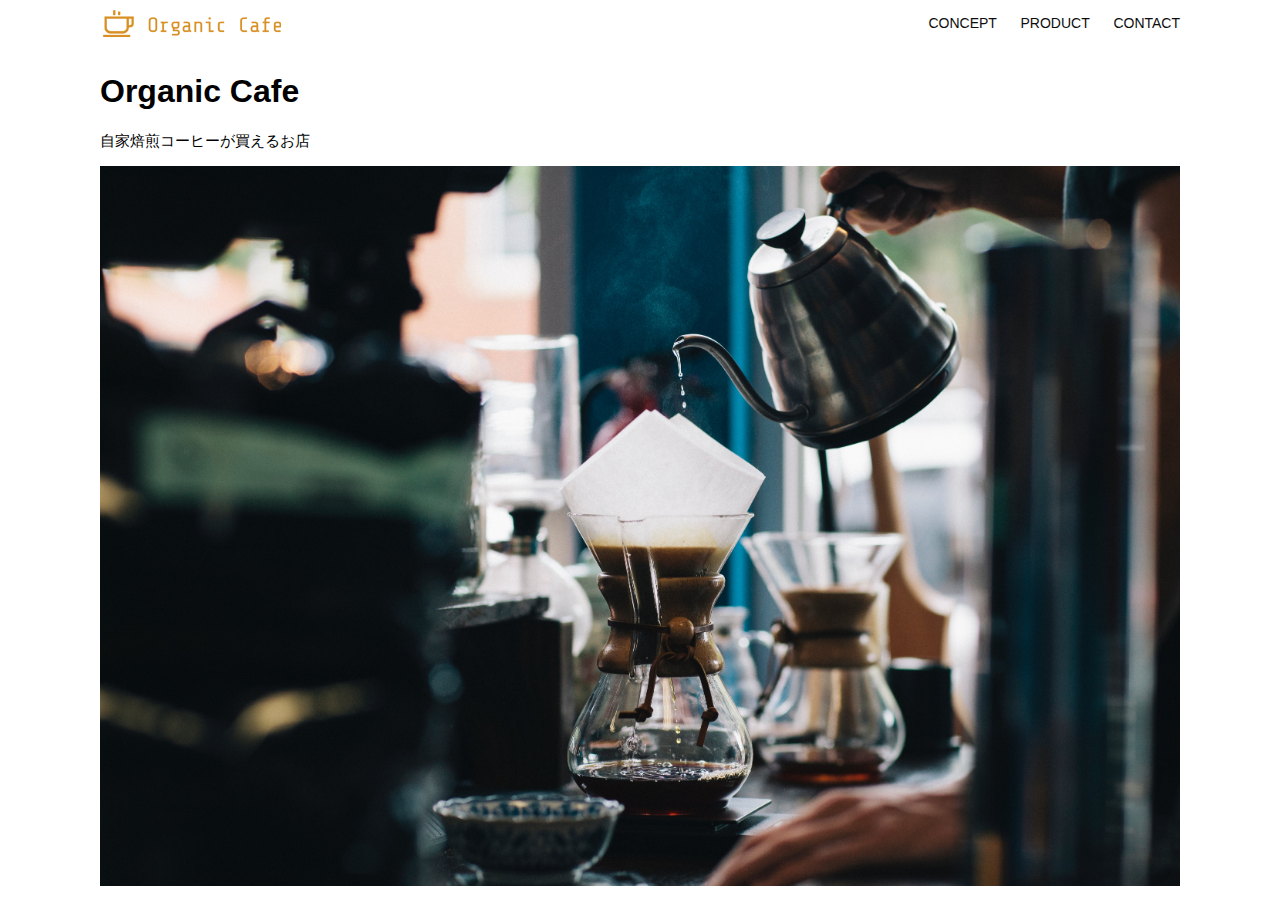
<file: kadai_013/index.html>
<!DOCTYPE html>
<html>
  <head>
    <title>Organic Cafe</title>
    <meta charset="UTF-8" />
    <meta name="description" content="自家焙煎のコーヒーがお家で楽しめるOrganic Cafe"/>
    <meta name="viewport" content="width=device-width, initial-scale=1.0" />
    <link rel="stylesheet" href="style.css" />
  </head>
  <body>
    <!-- ヘッダー -->
    <header>
      <!-- ロゴ -->
      <a href="index.html" id="logo"><img src="images/logo.png" alt="トップページに戻る"/></a>

      <!-- PC用ナビゲーション -->
      <nav id="nav-pc">
        <a href="index.html#concept">CONCEPT</a>
        <a href="index.html#product">PRODUCT</a>
        <a href="index.html#contact">CONTACT</a>
      </nav>
    </header>

    <!-- スマホ用メニューボタン -->
      <img id="menu-sp" src="images/button-menu.png" alt="ナビゲーションを開く" onclick="document.getElementById('nav-sp').style.display = 'block'">
    <!-- スマホ用ナビゲーション -->
      <nav id="nav-sp">
        <ul>
          <li>
            <img id="close" src="images/button-close.png" alt="ナビゲーションを閉じる" onclick="document.getElementById('nav-sp').style.display = 'none'">
          </li>
          <li>
            <a id="logo-sp" onclick="document.getElementById('nav-sp').style.display = 'none'">
              <img src="images/logo-sp.png" alt="トップページに戻る">
            </a>
          </li>  
          <li><a class="menu" href="index.html#concept" onclick="document.getElementById('nav-sp').style.display = 'none'">CONCEPT</a> </li>
          <li><a class="menu" href="index.html#product" onclick="document.getElementById('nav-sp').style.display = 'none'">PRODUCT</a> </li>
          <li><a class="menu" href="index.html#contact" onclick="document.getElementById('nav-sp').style.display = 'none'">CONTACT</a> </li>
        </ul>      
       </nav>
    <main>
      <article>
        <!-- メインビジュアル -->
        <section id="main-visual">
          <div id="main-message">
            <h1>Organic Cafe</h1>
            <p>自家焙煎コーヒーが買えるお店</p>
          </div>
          <img src="images/main-image.jpg" alt="コーヒーをハンドドリップで淹れる画像"/>
        </section>
      </article>
    </main>
  </body>
</html>
</file>
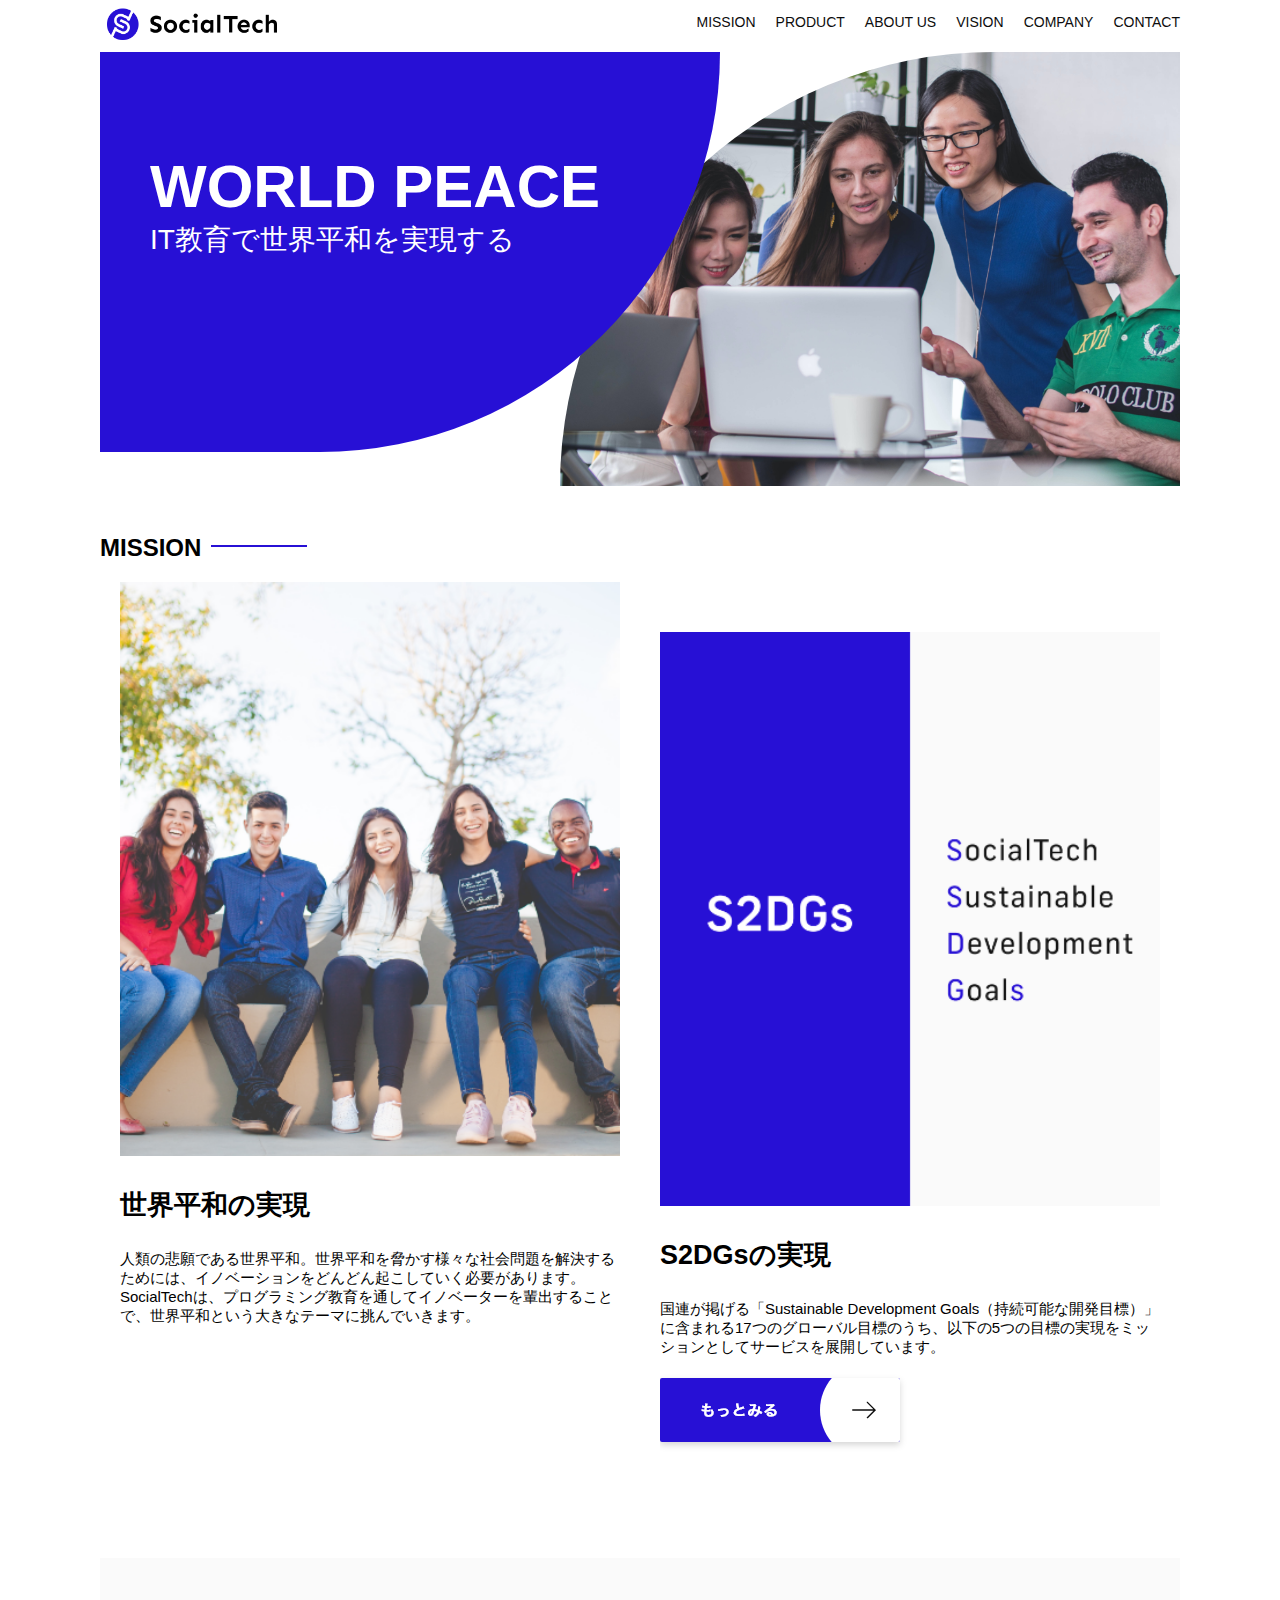
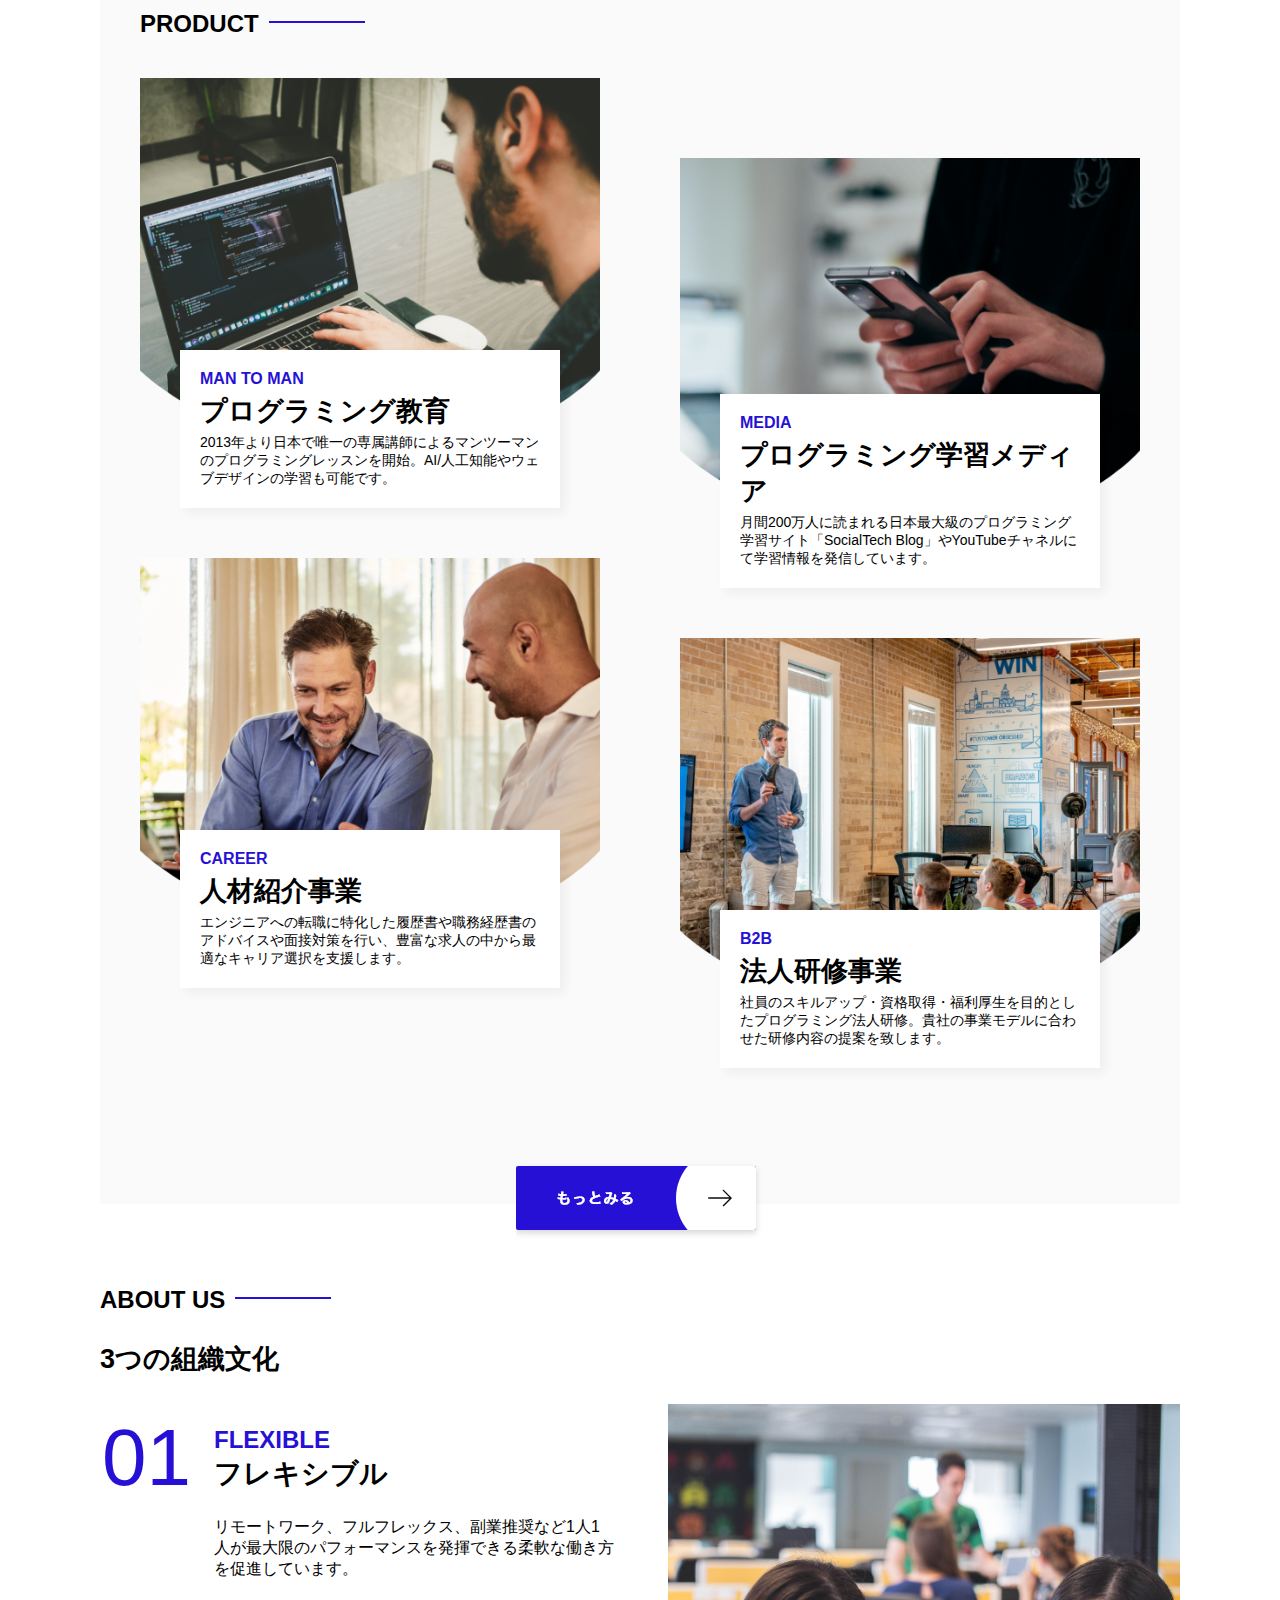
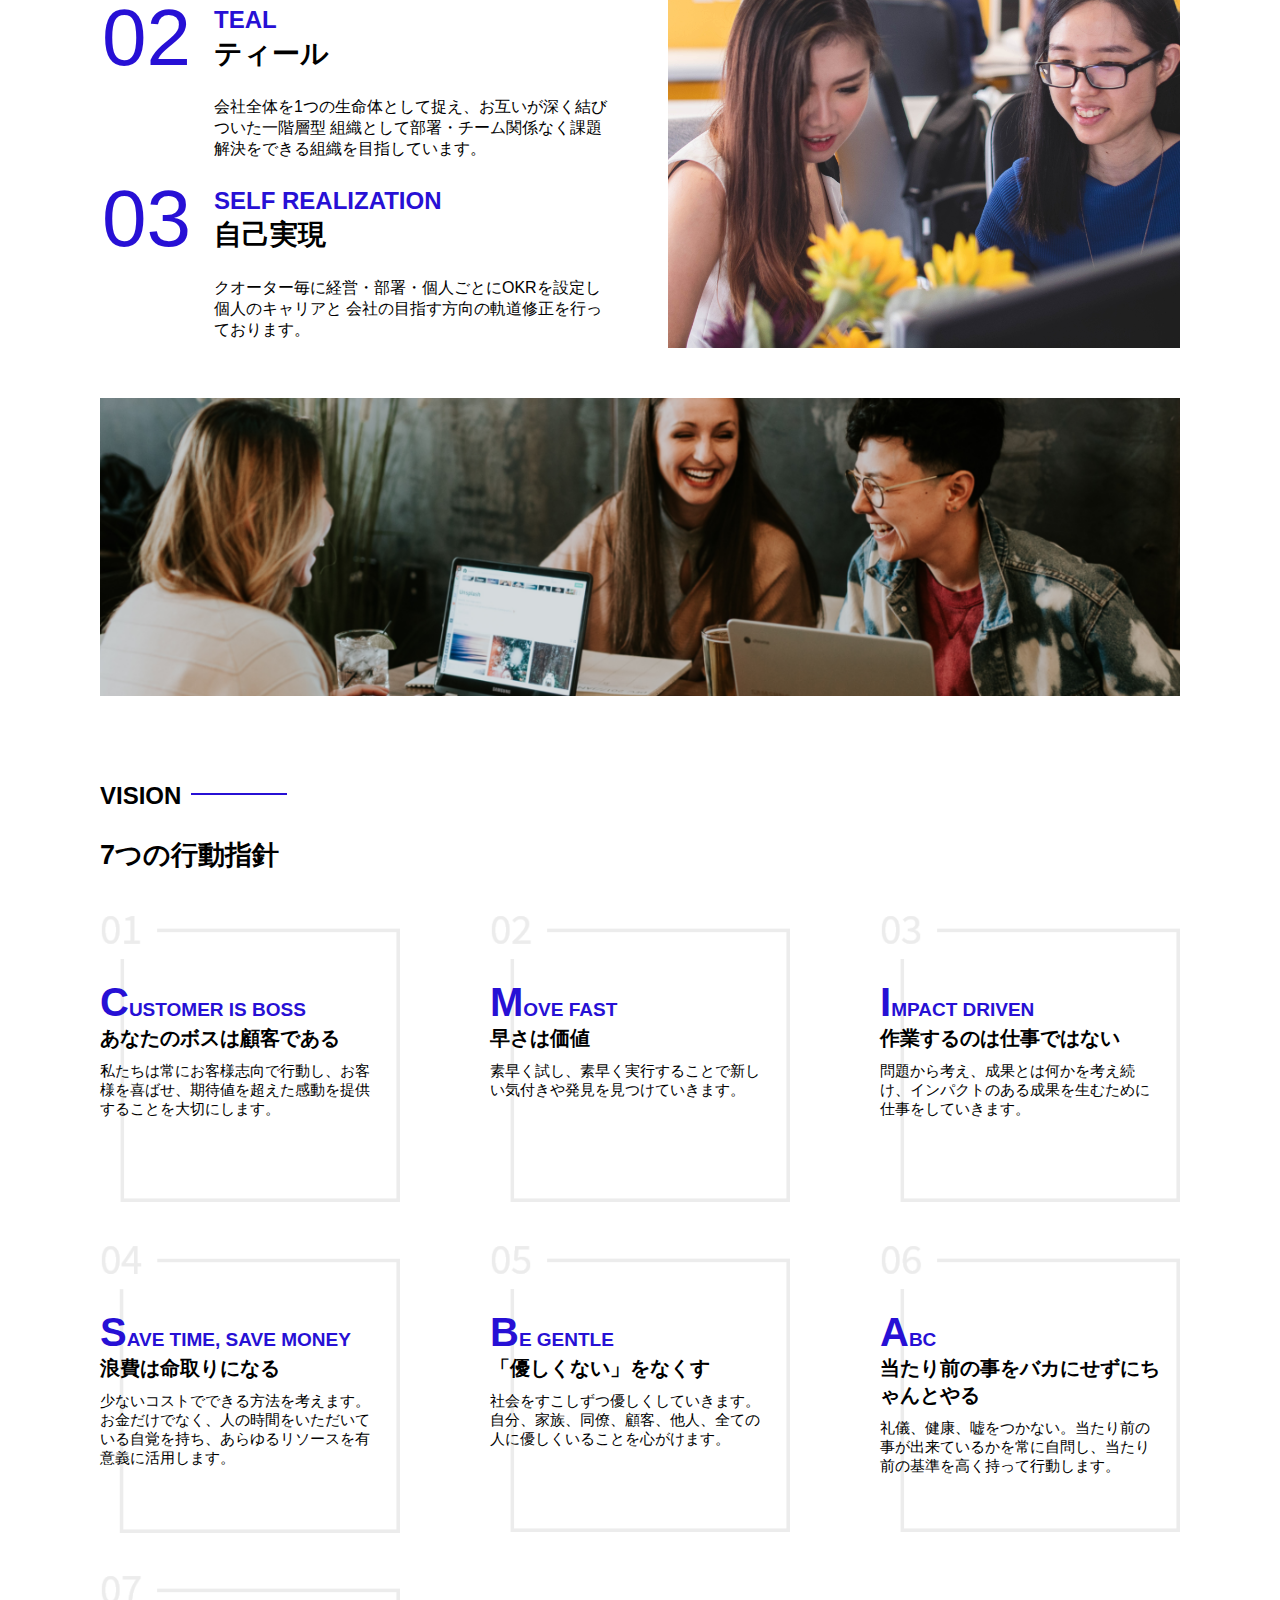
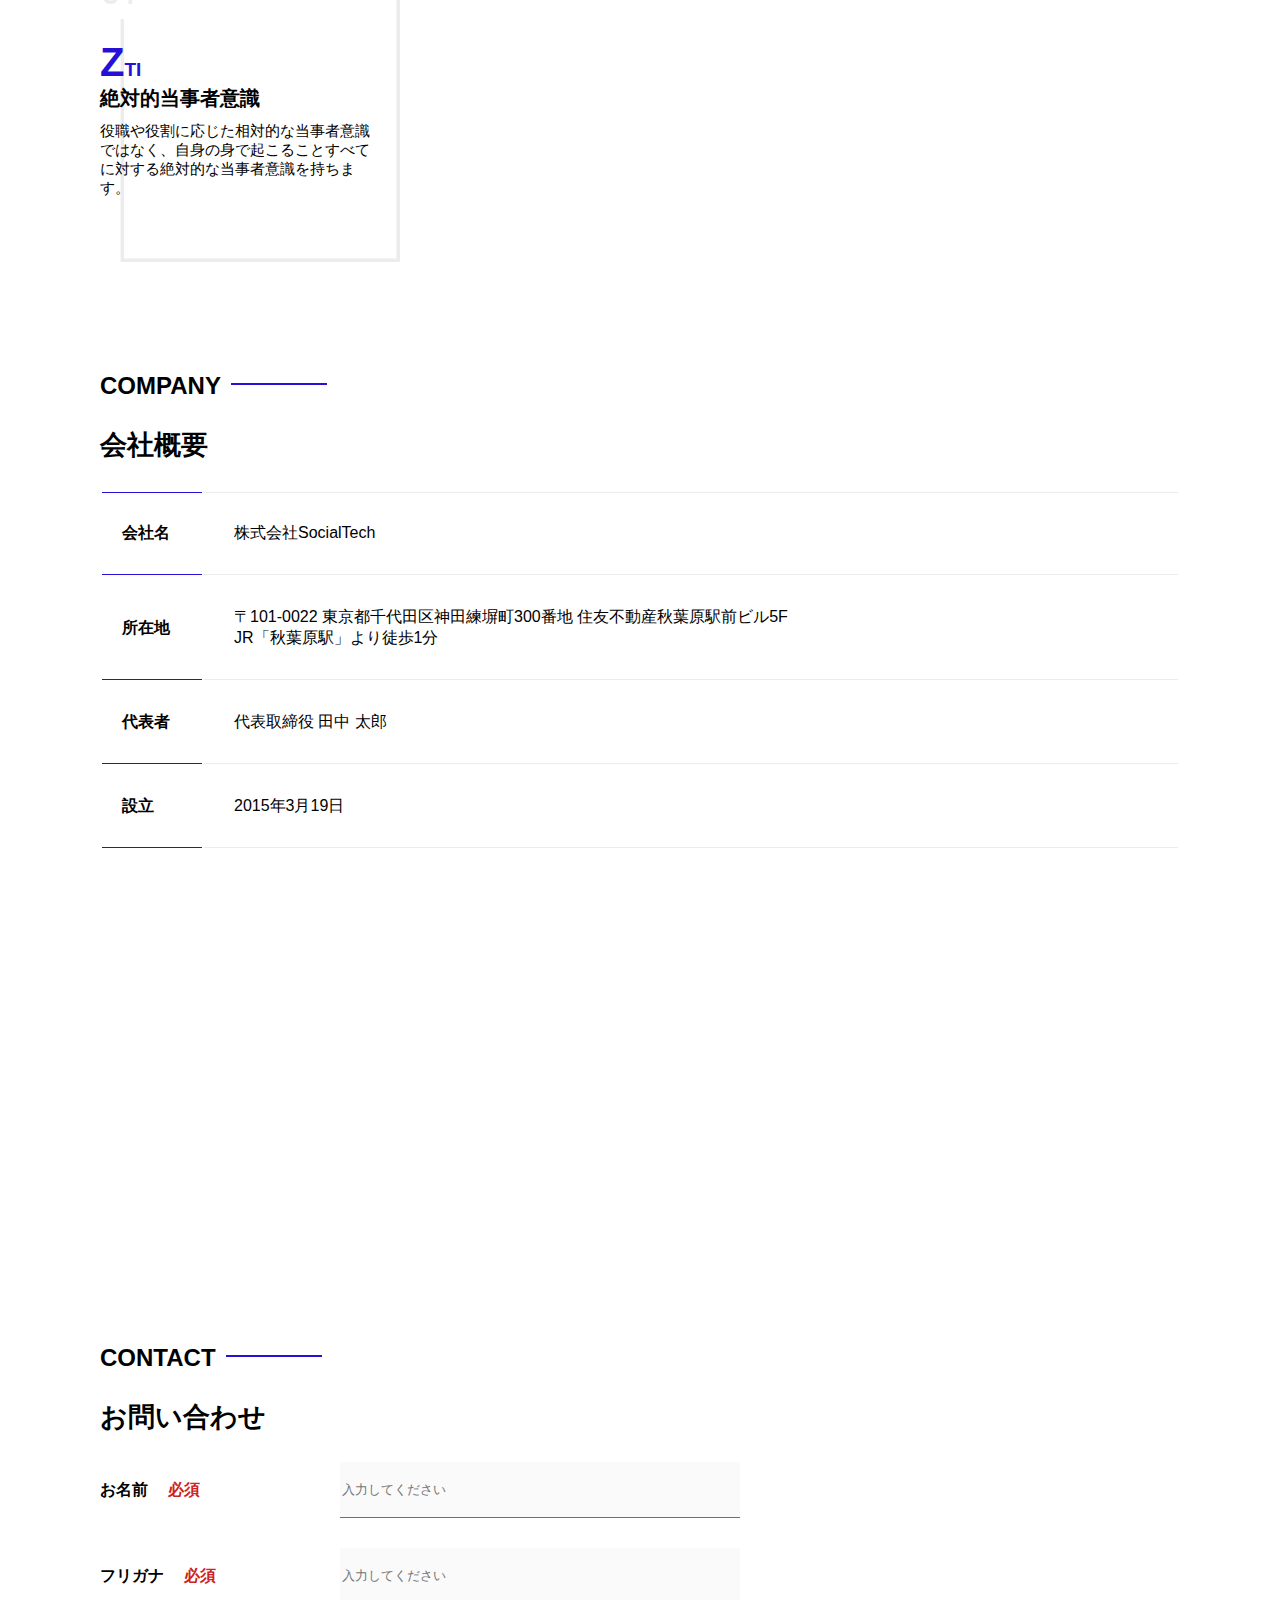
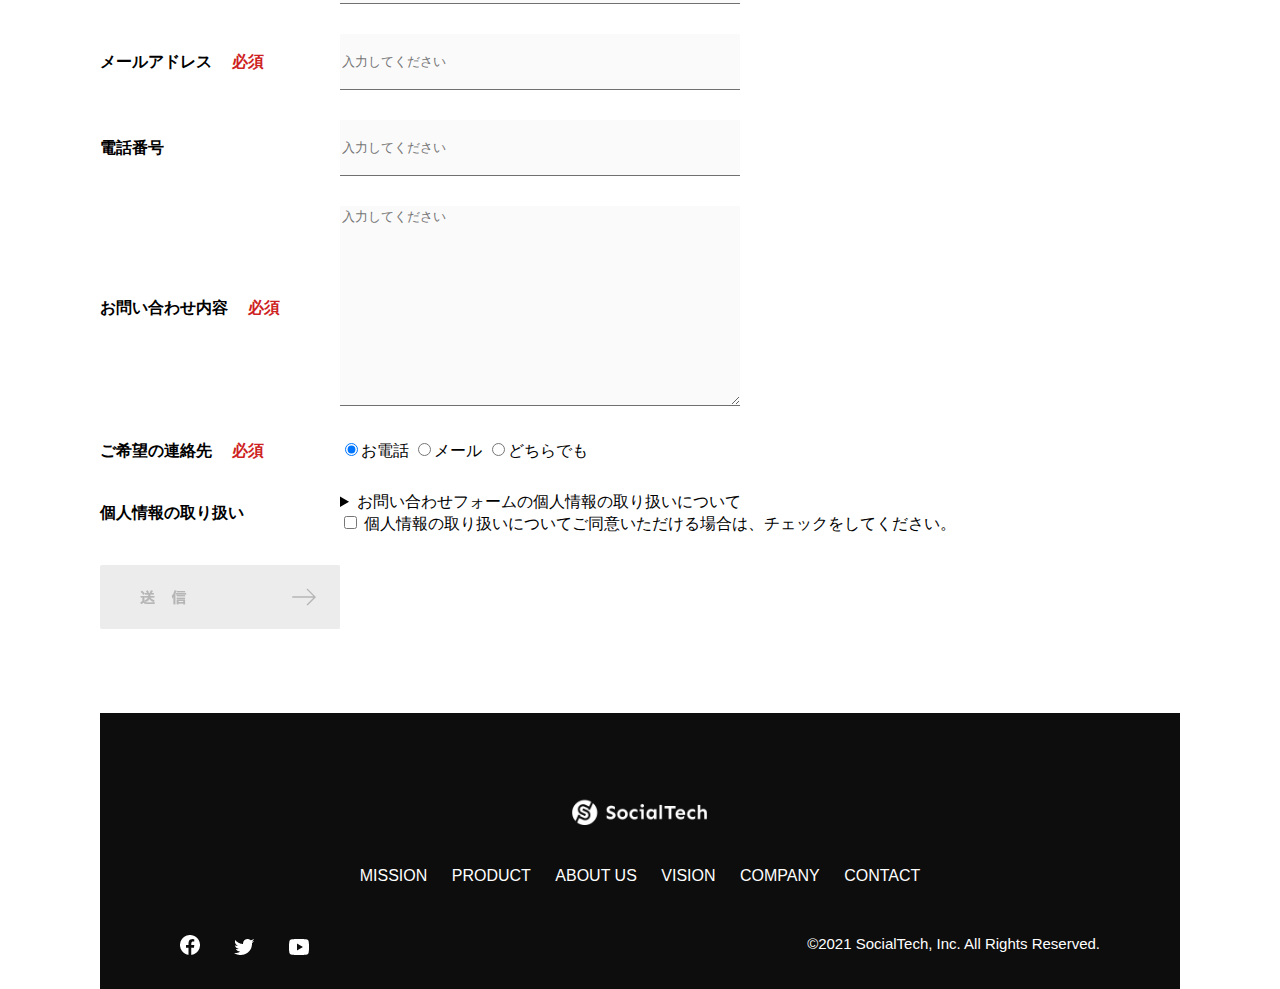
<file: kadai_tutorial_output/index.html>
<!DOCTYPE html>
<html>
<head>
  <title>SocialTech</title>
  <meta charset="utf-8">
  <meta name="description" content="SocialTechはEdTech業界のリーディングカンパニーを目指します。">
  <meta name="viewport" content="width=device-width, initial-scale=1.0">
  <link rel="stylesheet" href="style.css">
</head>
<body>
  <!-- ヘッダー -->
   <header>
    <!-- ロゴ -->
    <a href="index.html" id="logo">
      <img src="images/logo.png" alt="トップページに戻る">
    </a>

    <!-- PC用ナビゲーション -->
    <nav id="nav-pc">
      <ul>
        <li><a href="mission.html">MISSION</a></li>
        <li><a href="product.html">PRODUCT</a></li>
        <li><a href="index.html#aboutus">ABOUT US</a></li>
        <li><a href="index.html#vision">VISION</a></li>
        <li><a href="index.html#company">COMPANY</a></li>
        <li><a href="index.html#contact">CONTACT</a></li>
      </ul>
    </nav>
    <!-- スマホ用メニューボタン -->
    <button id="menu-sp" onclick="document.getElementById('nav-sp').style.display = 'block'">
      <img src="images/button-menu.png" alt="ナビゲーションを開く">
    </button>
    <!-- スマホ用ナビゲーション -->
    <div id="nav-sp">
      <button id="close" onclick="document.getElementById('nav-sp').style.display = 'none'">
        <img src="images/button-close.png" alt="ナビゲーションを閉じる">
      </button>

      <nav>
        <ul>
          <li>
            <a id="logo-sp" href="index.html" onclick="document.getElementById('nav-sp').style.display = 'none'"><img src="images/logo-sp.png" alt="トップページに戻る"></a>
          </li>
          <li><a class="menu" href="mission.html" onclick="document.getElementById('nav-sp').style.display = 'none'">MISSION</a></li>
          <li><a class="menu" href="product.html" onclick="document.getElementById('nav-sp').style.display = 'none'">PRODUCT</a></li>
          <li><a class="menu" href="index.html#aboutus" onclick="document.getElementById('nav-sp').style.display = 'none'">ABOUT US</a></li>
          <li><a class="menu" href="index.html#vision" onclick="document.getElementById('nav-sp').style.display = 'none'">VISION</a></li>
          <li><a class="menu" href="index.html#company" onclick="document.getElementById('nav-sp').style.display = 'none'">COMPANY</a></li>
          <li><a class="menu" href="index.html#contact" onclick="document.getElementById('nav-sp').style.display = 'none'">CONTACT</a></li>
        </ul>
      </nav>
      <div id="sns">
        <a href="https://www.facebook.com/sejuku2013">
          <img src="images/button-facebook.png" alt="Facebookのリンク">
        </a>
        <a href="https://twitter.com/samuraijuku">
          <img src="images/button-twitter.png" alt="Twitterのリンク">
        </a>
        <a href="https://www.youtube.com/channel/UCCFOQO5aDK0xXam4cUQXT8g">
          <img src="images/button-youtube.png" alt="YouTubeのリンク">
        </a>
      </div>
    </div>
   </header>
   <main>
    <article>
      <!-- メインビジュアル -->
      <section id="main-visual">
        <div id="main-message">
          <h1>WORLD PEACE</h1>
          <p>IT教育で世界平和を実現する</p>
        </div>
        <img src="images/index/index-main.png" alt="PCの周りに集まる多国籍の仲間たち">
       </section>
       <!-- ミッション -->
      <section id="mission">
        <h2 class="index-h2">MISSION</h2>
        <div id="mission-flex">
          <div>
            <img id="mission-photo" src="images/index/index-mission.png" alt="屋外のベンチで写真を撮影する多国籍の仲間たち">
            <h3>世界平和の実現</h3>
            <p>人類の悲願である世界平和。世界平和を脅かす様々な社会問題を解決するためには、イノベーションをどんどん起こしていく必要があります。SocialTechは、プログラミング教育を通してイノベーターを輩出することで、世界平和という大きなテーマに挑んでいきます。</p>
          </div>
          <div>
            <img id="s2dgs" src="images/index/s2dgs.png" alt="S2DGs">
            <h3>S2DGsの実現</h3>
            <p>国連が掲げる「Sustainable Development Goals（持続可能な開発目標）」に含まれる17つのグローバル目標のうち、以下の5つの目標の実現をミッションとしてサービスを展開しています。</p>
            <a href="mission.html">
            <img src="images/button-more.png" alt="もっとみる">
            </a>
          </div>
        </div>
      </section>
        <!-- プロダクト -->
      <section id="product">
        <h2 class="index-h2">PRODUCT</h2>
        <div class="product-flex">
          <div id="product-left">
            <div>
              <img class="product-photo" src="images/index/index-mantoman.png" alt="PCでコードを書く男性">
              <div class="product-explain">
                <span>MAN TO MAN</span>
                <h3>プログラミング教育</h3>
                <p>2013年より日本で唯一の専属講師によるマンツーマンのプログラミングレッスンを開始。AI/人工知能やウェブデザインの学習も可能です。</p>
              </div>
            </div>
            <div>
              <img class="product-photo" src="images/index/index-career.png" alt="笑顔で話し合う2人の男性">
              <div class="product-explain">
                <span>CAREER</span>
                <h3>人材紹介事業</h3>
                <p>エンジニアへの転職に特化した履歴書や職務経歴書のアドバイスや面接対策を行い、豊富な求人の中から最適なキャリア選択を支援します。</p>
              </div>
            </div>
          </div>
          <div id="product-right">
            <div>
              <img class="product-photo" src="images/index/index-media.png" alt="スマートフォンを操作する人">
              <div class="product-explain">
                <span>MEDIA</span>
                <h3>プログラミング学習メディア</h3>
                <p>月間200万人に読まれる日本最大級のプログラミング学習サイト「SocialTech Blog」やYouTubeチャネルにて学習情報を発信しています。</p>
              </div>
            </div>
          <div>
              <img class="product-photo" src="images/index/index-b2b.png" alt="講演中の男性とそれを聴く人々">
              <div class="product-explain">
                <span>B2B</span>
                <h3>法人研修事業</h3>
                <p>社員のスキルアップ・資格取得・福利厚生を目的としたプログラミング法人研修。貴社の事業モデルに合わせた研修内容の提案を致します。</p>  
              </div>
            </div>
          </div>
        </div>
        <div id="product-more">
          <a href="product.html">
            <img src="images/button-more.png" alt="もっとみる">
          </a>
        </div>
      </section>
         <!-- ABOUT US -->
      <section id="aboutus">
        <h2 class="index-h2">ABOUT US</h2>
        <h3>3つの組織文化</h3>
        <div>
          <table class="culture-table">
            <tr>
              <td class="culture-num">01</td>
              <th><span class="culture-en">FLEXIBLE</span><br>フレキシブル</th>
            </tr>
            <tr>
              <td>
                    <!-- 空のセル -->
              </td>
              <td class="culture-description">リモートワーク、フルフレックス、副業推奨など1人1人が最大限のパフォーマンスを発揮できる柔軟な働き方を促進しています。</td>
            </tr>
            <tr>
              <td class="culture-num">02</td>
              <th><span class="culture-en">TEAL</span><br>ティール</th>
            </tr>
            <tr>
              <td>
                    <!-- 空のセル -->
              </td>
              <td class="culture-description">会社全体を1つの生命体として捉え、お互いが深く結びついた一階層型 組織として部署・チーム関係なく課題解決をできる組織を目指しています。</td>
            </tr>
            <tr>
              <td class="culture-num">03</td>
              <th><span class="culture-en">SELF REALIZATION</span><br>自己実現</th>
            </tr>
            <tr>
              <td>
                    <!-- 空のセル -->
              </td>
              <td class="culture-description">クオーター毎に経営・部署・個人ごとにOKRを設定し個人のキャリアと 会社の目指す方向の軌道修正を行っております。</td>
            </tr>
          </table>
          <img class="culture-img" src="images/index/index-aboutus1.png" alt="笑顔で話し合う2人の女性">
          </div>
          <img class="culture-img2" src="images/index/index-aboutus2.png" alt="笑顔で話し合う3人の男女">
      </section>
          <!-- VISION -->
        <section id="vision">
        <h2 class="index-h2">VISION</h2>
        <h3>7つの行動指針</h3>
        <div>
          <div class="vision-box">
            <img src="images/index/vision-01.png" alt="01">
            <div>
              <h4>CUSTOMER IS BOSS</h4>
              <h5>あなたのボスは顧客である</h5>
              <p>私たちは常にお客様志向で行動し、お客様を喜ばせ、期待値を超えた感動を提供することを大切にします。</p>
            </div>
          </div>
          <div class="vision-box">
            <img src="images/index/vision-02.png" alt="02">
            <div>
              <h4>MOVE FAST</h4>
              <h5>早さは価値</h5>
              <p>素早く試し、素早く実行することで新しい気付きや発見を見つけていきます。</p>
            </div>
          </div>
          <div class="vision-box">
            <img src="images/index/vision-03.png" alt="03">
            <div>
              <h4>IMPACT DRIVEN</h4>
              <h5>作業するのは仕事ではない</h5>
              <p>問題から考え、成果とは何かを考え続け、インパクトのある成果を生むために仕事をしていきます。</p>
            </div>
          </div>
          <div class="vision-box">
            <img src="images/index/vision-04.png" alt="04">
            <div>
              <h4>SAVE TIME, SAVE MONEY</h4>
              <h5>浪費は命取りになる</h5>
              <p>少ないコストでできる方法を考えます。お金だけでなく、人の時間をいただいている自覚を持ち、あらゆるリソースを有意義に活用します。</p>
            </div>
          </div>
          <div class="vision-box">
            <img src="images/index/vision-05.png" alt="05">
            <div>
              <h4>BE GENTLE</h4>
              <h5>「優しくない」をなくす</h5>
              <p>社会をすこしずつ優しくしていきます。自分、家族、同僚、顧客、他人、全ての人に優しくいることを心がけます。</p>
            </div>
          </div>
          <div class="vision-box">
            <img src="images/index/vision-06.png" alt="06">
            <div>
              <h4>ABC</h4>
              <h5>当たり前の事をバカにせずにちゃんとやる</h5>
              <p>礼儀、健康、嘘をつかない。当たり前の事が出来ているかを常に自問し、当たり前の基準を高く持って行動します。</p>
            </div>
          </div>
          <div class="vision-box">
            <img src="images/index/vision-07.png" alt="07">
            <div>
              <h4>ZTI</h4>
              <h5>絶対的当事者意識</h5>
              <p>役職や役割に応じた相対的な当事者意識ではなく、自身の身で起こることすべてに対する絶対的な当事者意識を持ちます。</p>
            </div>
          </div>
        </div>
      </section>
           <!-- COMPANY -->
      <section id="company">
        <h2 class="index-h2">COMPANY</h2>
        <h3>会社概要</h3>
        <table id="company-table">
          <tr>
            <th class="tableheader tableheader-first">会社名</th>
            <td class="cell cell-first">株式会社SocialTech</td>
          </tr>
          <tr>
            <th class="tableheader">所在地</th>
            <td class="cell">〒101-0022 東京都千代田区神田練塀町300番地 住友不動産秋葉原駅前ビル5F<br>JR「秋葉原駅」より徒歩1分</td>
          </tr>
          <tr>
            <th class="tableheader">代表者</th>
            <td class="cell">代表取締役 田中 太郎</td>
          </tr>
          <tr>
            <th class="tableheader">設立</th>
            <td class="cell">2015年3月19日</td>
          </tr>
        </table>
        <iframe
        src="https://www.google.com/maps/embed?pb=!1m18!1m12!1m3!1d3240.068678112339!2d139.77207767525135!3d35.69992752894759!2m3!1f0!2f0!3f0!3m2!1i1024!2i768!4f13.1!3m3!1m2!1s0x60188fee13660e23%3A0x77137876edf742ac!2z5L2P5Y-L5LiN5YuV55Sj56eL6JGJ5Y6f6aeF5YmN44OT44Or!5e0!3m2!1sja!2sjp!4v1753868043862!5m2!1sja!2sjp"
        style="border: 0" allowfullscreen="" loading="lazy">
        </iframe>
      </section>
       <!-- お問い合わせフォーム -->
      <section id="contact">
        <h2 class="index-h2">CONTACT</h2>
        <h3>お問い合わせ</h3>
        <form>
          <div>
            <div class="contact-heading">
              <label class="contact-label">お名前<span class="contact-span">必須</span></label>
            </div>
            <div>
              <input type="text" name="name" placeholder="入力してください" class="contact-textbox">
            </div>
          </div>
          <div>
            <div class="contact-heading">
              <label class="contact-label">フリガナ<span class="contact-span">必須</span></label>
            </div>
            <div>
              <input type="text" name="hurigana" placeholder="入力してください" class="contact-textbox">
            </div>
          </div>
          <div>
            <div class="contact-heading">
              <label class="contact-label">メールアドレス<span class="contact-span">必須</span></label>
            </div>
            <div>
              <input type="text" name="email" placeholder="入力してください" class="contact-textbox">
            </div>
          </div>
          <div>
            <div class="contact-heading">
              <label class="contact-label">電話番号</label>
            </div>
            <div>
              <input type="text" name="tel" placeholder="入力してください" class="contact-textbox">
            </div>
          </div>
          <div>
            <div class="contact-heading">
              <label class="contact-label">お問い合わせ内容<span class="contact-span">必須</span></label>
            </div>
            <div>
              <textarea class="contact-textarea" placeholder="入力してください" name="message"></textarea>
            </div>  
          </div>
          <div>
            <div class="contact-heading">
              <label class="contact-label">ご希望の連絡先<span class="contact-span">必須</span></label>
            </div>
            <div>
              <input class="radiobutton" type="radio" value="tel" name="contact" checked><label>お電話</label>
              <input class="radiobutton" type="radio" value="mail" name="contact"><label>メール</label>
              <input class="radiobutton" type="radio" value="both" name="contact"><label>どちらでも</label>              
            </div>
          </div>
          <div>
            <div class="contact-heading">
              <label class="contact-label">個人情報の取り扱い</label>
            </div>
            <div>
              <details>
                <summary>お問い合わせフォームの個人情報の取り扱いについて</summary>
                <div>
                  <dl>
                    <dt>１．組織の名称又は氏名</dt>
                    <dd>株式会社SocialTech</dd>
                    <dt>２．個人情報保護管理者（若しくはその代理人）の氏名又は職名、所属及び連絡先</dt>
                    <dd>
                      <p>鈴木 一郎 コーポレート部</p>
                      <p>メールアドレス：samurai@example.com</p>
                      <p>TEL：03-1234-5678</p>
                    </dd>
                    <dt>３．個人情報の利用目的</dt>
                    <dd>
                      <ul>
                        <li>・本サービス及び本サービスに関連する情報の提供又はそれらに関する連絡のため</li>
                        <li>・ユーザーの本人確認のため</li>
                        <li>・当社サービスのご案内のため</li>
                        <li>・当社の商品等の広告または宣伝（電子メールによるものを含むものとします。）</li>
                      </ul>
                    </dd>
                    <dt>４．個人情報の取り扱い業務の委託</dt>
                    <dd>個人情報の取扱業務の全部または一部を外部に業務委託する場合があります。その際、弊社は、個人情報を適切に保護できる管理体制を敷き実行していることを条件として委託先を厳選したうえで、機密保持契約を委託先と締結し、お客様の個人情報を厳密に管理させます。</dd>
                    <dt>５．個人情報の開示等の請求</dt>
                    <dd>
                      お客様は、弊社に対してご自身の個人情報の開示等（利用目的の通知、開示、内容の訂正・追加・削除、利用の停止または消去、第三者への提供の停止）に関して、当社問合わせ窓口に申し出ることができます。<br>
                      その際、弊社はお客様ご本人を確認させていただいたうえで、合理的な期間内に対応いたします。<br>
                      なお、個人情報に関する弊社問合わせ先は、次の通りです。
                    </dd>
                    <dd>
                      <p>株式会社SocialTech　個人情報問合せ窓口</p>
                      <p>〒150-0043　東京都千代田区神田練塀町300番地 住友不動産秋葉原駅前ビル5F</p>
                      <p>メールアドレス：samurai@example.com　TEL：03-1234-5678</p>
                    </dd>

                    <dt>６．個人情報を提供されることの任意性について</dt>
                    <dd>お客様がご自身の個人情報を弊社に提供されるか否かは、お客様のご判断によりますが、もしご提供されない場合には、適切なサービスが提供できない場合がありますので予めご了承ください。</dd>
                  </dl>
                </div>
              </details>
              <input type="checkbox" name="agree">
              <span>個人情報の取り扱いについてご同意いただける場合は、チェックをしてください。</span>
            </div>
          </div>
          <input type="image" src="images/button-submit.png" alt="送信する">
        </form>
      </section>
    </article>
   </main>
   <footer>
    <div id="footer-logo">
      <img src="images/logo-sp.png" alt="SocialTech">
    </div>
    <div id="footer-link">
      <a href="mission.html">MISSION</a>
      <a href="product.html">PRODUCT</a>
      <a href="index.html#aboutus">ABOUT US</a>
      <a href="index.html#vision">VISION</a>
      <a href="index.html#company">COMPANY</a>
      <a href="index.html#contact">CONTACT</a>
    </div>
    <div id="sns-footer">
      <div class="sns-btns">
        <a href="https://www.facebook.com/sejuku2013"><img src="images/button-facebook.png" alt="Facebookのリンク"></a>
        <a href="https://twitter.com/samuraijuku"><img src="images/button-twitter.png" alt="Twitterのリンク"></a>
        <a href="https://www.youtube.com/channel/UCCFOQO5aDK0xXam4cUQXT8g"><img src="images/button-youtube.png" alt="YouTubeのリンク"></a>
      </div>
      <p id="copyright">&copy;2021 SocialTech, Inc. All Rights Reserved.</p>
    </div>
   </footer>
</body>
</html>
</file>
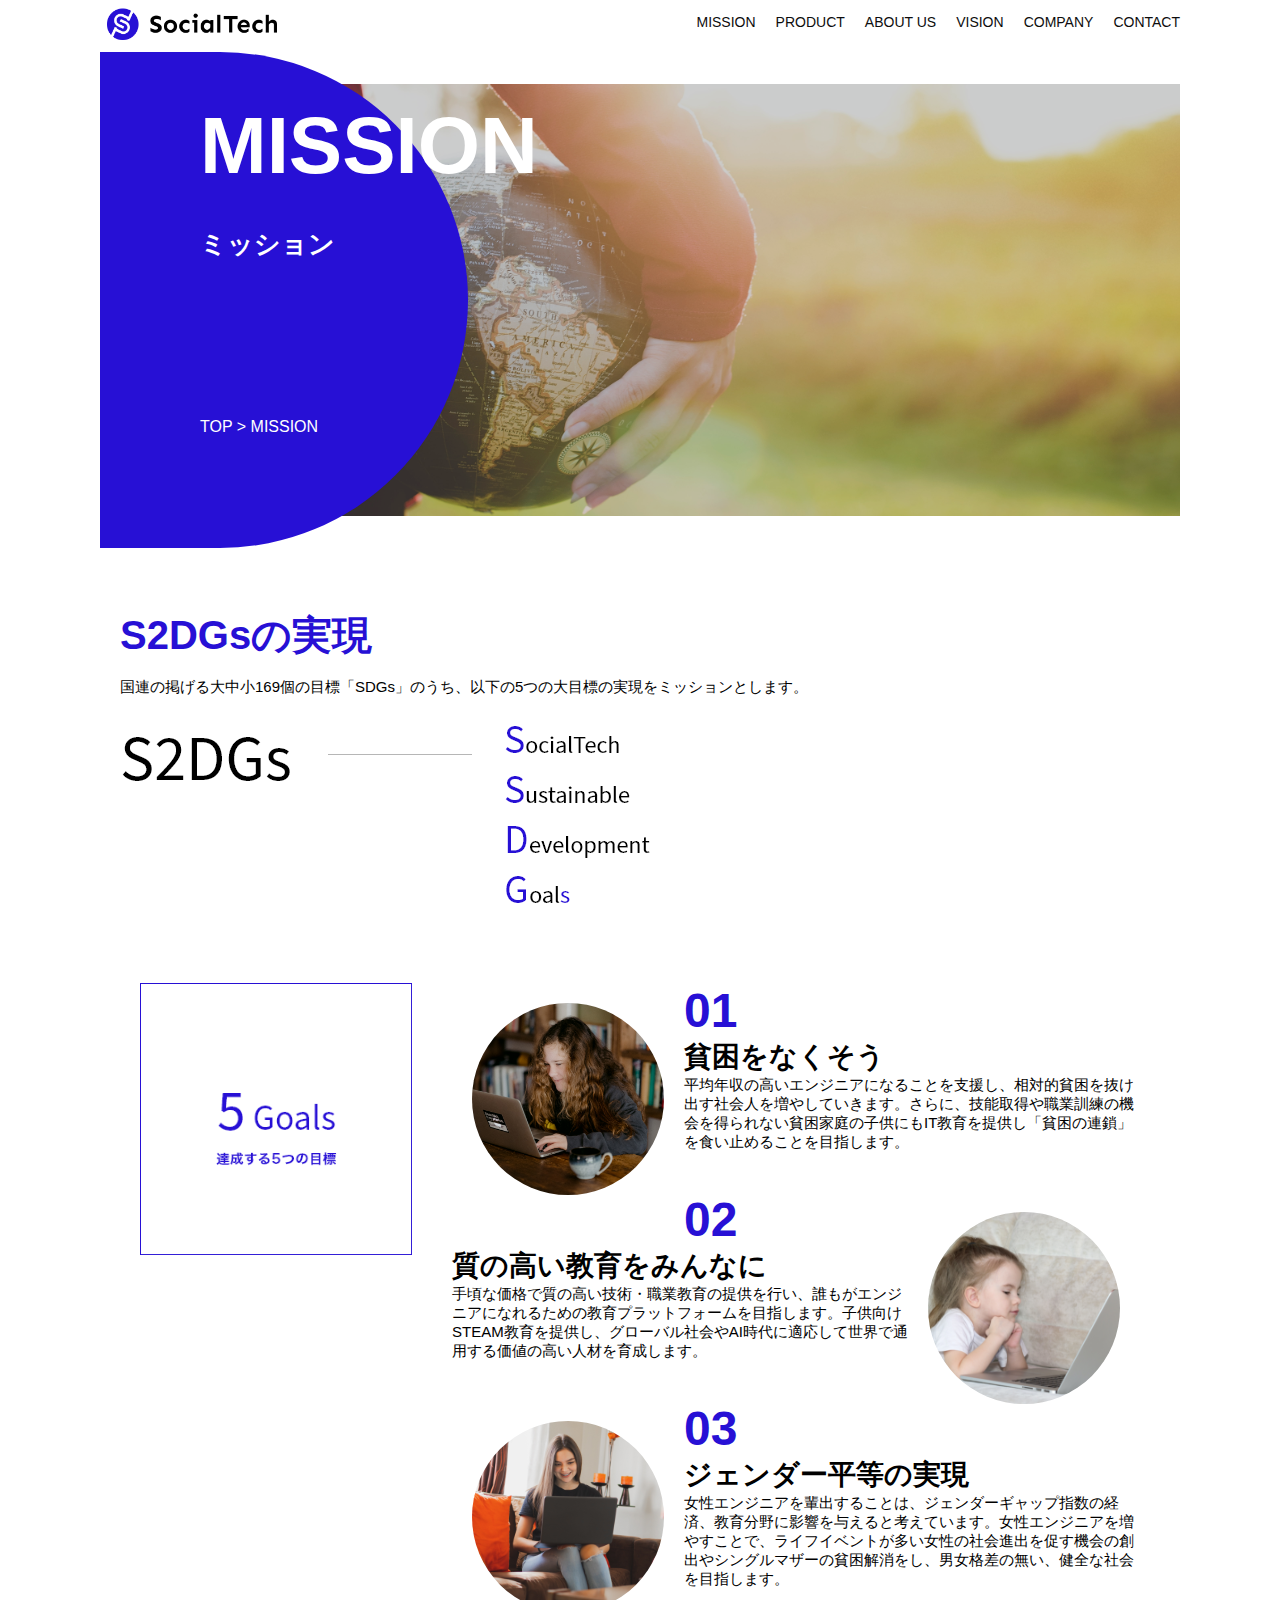
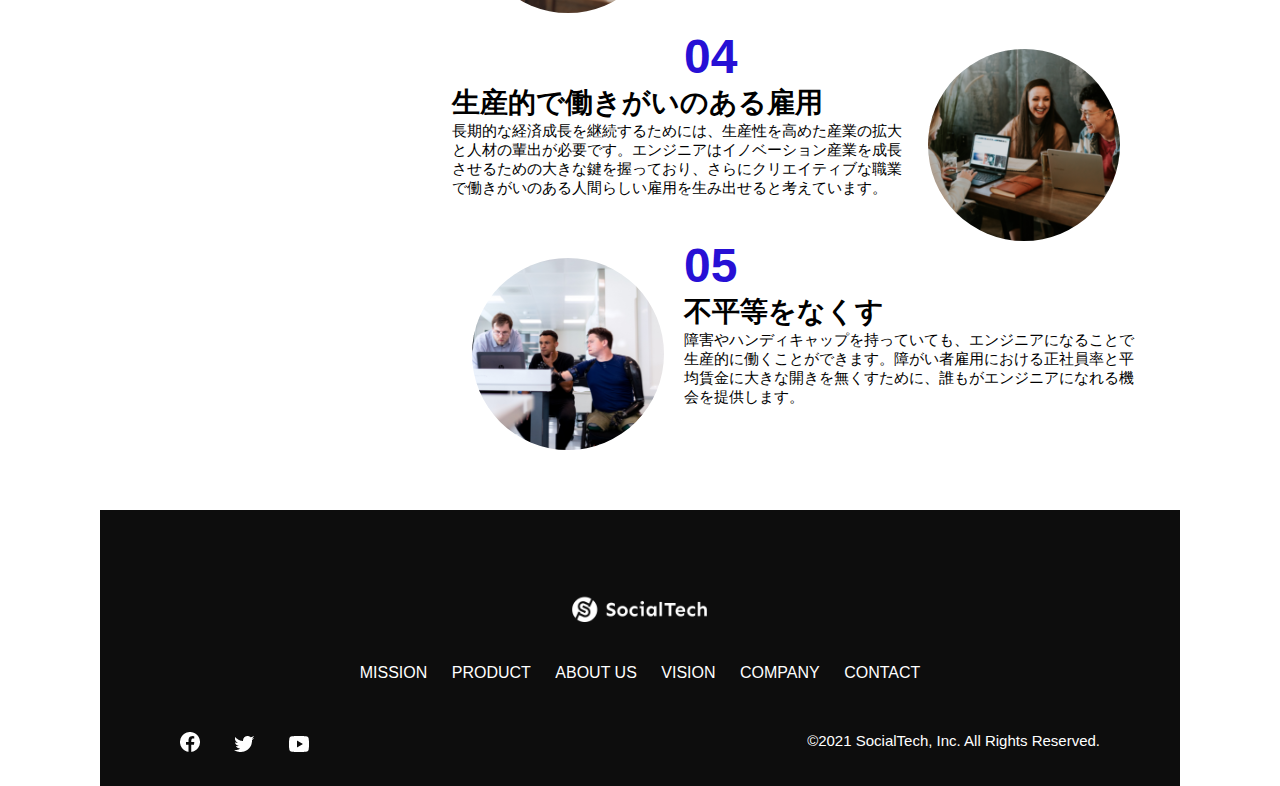
<file: kadai_tutorial_output/mission.html>
<!DOCTYPE html>
<html>
<head>
  <title>SocialTech - MISSION ミッション -</title>
  <meta charset="utf-8">
  <meta name="description" content="SocialTechが目指す5つの目標（S2DGs）を紹介します">
  <meta name="viewport" content="width=device-width, initial-scale=1.0">
  <link rel="stylesheet" href="style.css">
</head>
<body>
  <!-- ヘッダー -->
   <header>
    <!-- ロゴ -->
    <a href="index.html" id="logo">
      <img src="images/logo.png" alt="トップページに戻る">
    </a>

    <!-- PC用ナビゲーション -->
    <nav id="nav-pc">
      <ul>
        <li><a href="mission.html">MISSION</a></li>
        <li><a href="product.html">PRODUCT</a></li>
        <li><a href="index.html#aboutus">ABOUT US</a></li>
        <li><a href="index.html#vision">VISION</a></li>
        <li><a href="index.html#company">COMPANY</a></li>
        <li><a href="index.html#contact">CONTACT</a></li>
      </ul>
    </nav>
    <!-- スマホ用メニューボタン -->
    <button id="menu-sp" onclick="document.getElementById('nav-sp').style.display = 'block'">
      <img src="images/button-menu.png" alt="ナビゲーションを開く">
    </button>
    <!-- スマホ用ナビゲーション -->
    <div id="nav-sp">
      <button id="close" onclick="document.getElementById('nav-sp').style.display = 'none'">
        <img src="images/button-close.png" alt="ナビゲーションを閉じる">
      </button>

      <nav>
        <ul>
          <li>
            <a id="logo-sp" href="index.html" onclick="document.getElementById('nav-sp').style.display = 'none'"><img src="images/logo-sp.png" alt="トップページに戻る"></a>
          </li>
          <li><a class="menu" href="mission.html" onclick="document.getElementById('nav-sp').style.display = 'none'">MISSION</a></li>
          <li><a class="menu" href="product.html" onclick="document.getElementById('nav-sp').style.display = 'none'">PRODUCT</a></li>
          <li><a class="menu" href="index.html#aboutus" onclick="document.getElementById('nav-sp').style.display = 'none'">ABOUT US</a></li>
          <li><a class="menu" href="index.html#vision" onclick="document.getElementById('nav-sp').style.display = 'none'">VISION</a></li>
          <li><a class="menu" href="index.html#company" onclick="document.getElementById('nav-sp').style.display = 'none'">COMPANY</a></li>
          <li><a class="menu" href="index.html#contact" onclick="document.getElementById('nav-sp').style.display = 'none'">CONTACT</a></li>
        </ul>
      </nav>
      <div id="sns">
        <a href="https://www.facebook.com/sejuku2013">
          <img src="images/button-facebook.png" alt="Facebookのリンク">
        </a>
        <a href="https://twitter.com/samuraijuku">
          <img src="images/button-twitter.png" alt="Twitterのリンク">
        </a>
        <a href="https://www.youtube.com/channel/UCCFOQO5aDK0xXam4cUQXT8g">
          <img src="images/button-youtube.png" alt="YouTubeのリンク">
        </a>
      </div>
    </div>
   </header>

   <main>
    <article>
      <section id="mission-main">
        <div class="mission-main-inner">
          <div id="mission-title">
            <h1>MISSION<br><span>ミッション</span></h1>
            <p>TOP > MISSION</p>
          </div>
        </div>
      </section>

      <section id="mission-s2dgs">
        <h2 class="mission-h2">S2DGsの実現</h2>
        <p>国連の掲げる大中小169個の目標「SDGs」のうち、以下の5つの大目標の実現をミッションとします。</p>
        <img src="images/mission/mission-s2dgs.png" alt="S2DGs">
      </section>

      <section id="mission-five-goals">
        <div class="five-goals-image">
          <img src="images/mission/mission-5goals.png" alt="5Goals">
        </div>
        <div class="five-goals-read">
          <div>
            <img class="fivegoals-image-left" src="images/mission/mission-5goals01.png" alt="PCを操作する女の子">
            <span class="fivegoals-number">01</span>
            <h3 class="fivegoals-h3">貧困をなくそう</h3>
            <p class="fivegoals-p">平均年収の高いエンジニアになることを支援し、相対的貧困を抜け出す社会人を増やしていきます。さらに、技能取得や職業訓練の機会を得られない貧困家庭の子供にもIT教育を提供し「貧困の連鎖」を食い止めることを目指します。</p>
          </div>
          <div>
            <img class="fivegoals-image-right" src="images/mission/mission-5goals02.png" alt="PCを見つめる小さい女の子">
            <span class="fivegoals-number">02</span>
            <h3 class="fivegoals-h3">質の高い教育をみんなに</h3>
            <p class="fivegoals-p">手頃な価格で質の高い技術・職業教育の提供を行い、誰もがエンジニアになれるための教育プラットフォームを目指します。子供向けSTEAM教育を提供し、グローバル社会やAI時代に適応して世界で通用する価値の高い人材を育成します。</p>
          </div>
          <div>
            <img class="fivegoals-image-left" src="images/mission/mission-5goals03.png" alt="PCを操作する女性">
            <span class="fivegoals-number">03</span>
            <h3 class="fivegoals-h3">ジェンダー平等の実現</h3>
            <p class="fivegoals-p">女性エンジニアを輩出することは、ジェンダーギャップ指数の経済、教育分野に影響を与えると考えています。女性エンジニアを増やすことで、ライフイベントが多い女性の社会進出を促す機会の創出やシングルマザーの貧困解消をし、男女格差の無い、健全な社会を目指します。</p>
          </div>
          <div>
            <img class="fivegoals-image-right" src="images/mission/mission-5goals04.png" alt="笑顔で話し合う3人の男女">
            <span class="fivegoals-number">04</span>
            <h3 class="fivegoals-h3">生産的で働きがいのある雇用</h3>
            <p class="fivegoals-p">長期的な経済成長を継続するためには、生産性を高めた産業の拡大と人材の輩出が必要です。エンジニアはイノベーション産業を成長させるための大きな鍵を握っており、さらにクリエイティブな職業で働きがいのある人間らしい雇用を生み出せると考えています。</p>
          </div>
          <div>
            <img class="fivegoals-image-left" src="images/mission/mission-5goals05.png" alt="障害を持つ男性が生き生きと働く様子">
            <span class="fivegoals-number">05</span>
            <h3 class="fivegoals-h3">不平等をなくす</h3>
            <p class="fivegoals-p">障害やハンディキャップを持っていても、エンジニアになることで生産的に働くことができます。障がい者雇用における正社員率と平均賃金に大きな開きを無くすために、誰もがエンジニアになれる機会を提供します。</p>
          </div>
        </div>
      </section>

    
    </article>
   </main>

   <footer>
    <div id="footer-logo">
      <img src="images/logo-sp.png" alt="SocialTech">
    </div>
    <div id="footer-link">
      <a href="mission.html">MISSION</a>
      <a href="product.html">PRODUCT</a>
      <a href="index.html#aboutus">ABOUT US</a>
      <a href="index.html#vision">VISION</a>
      <a href="index.html#company">COMPANY</a>
      <a href="index.html#contact">CONTACT</a>
    </div>
    <div id="sns-footer">
      <div class="sns-btns">
        <a href="https://www.facebook.com/sejuku2013"><img src="images/button-facebook.png" alt="Facebookのリンク"></a>
        <a href="https://twitter.com/samuraijuku"><img src="images/button-twitter.png" alt="Twitterのリンク"></a>
        <a href="https://www.youtube.com/channel/UCCFOQO5aDK0xXam4cUQXT8g"><img src="images/button-youtube.png" alt="YouTubeのリンク"></a>
      </div>
      <p id="copyright">&copy;2021 SocialTech, Inc. All Rights Reserved.</p>
    </div>
   </footer>
</body>
</html>
</file>
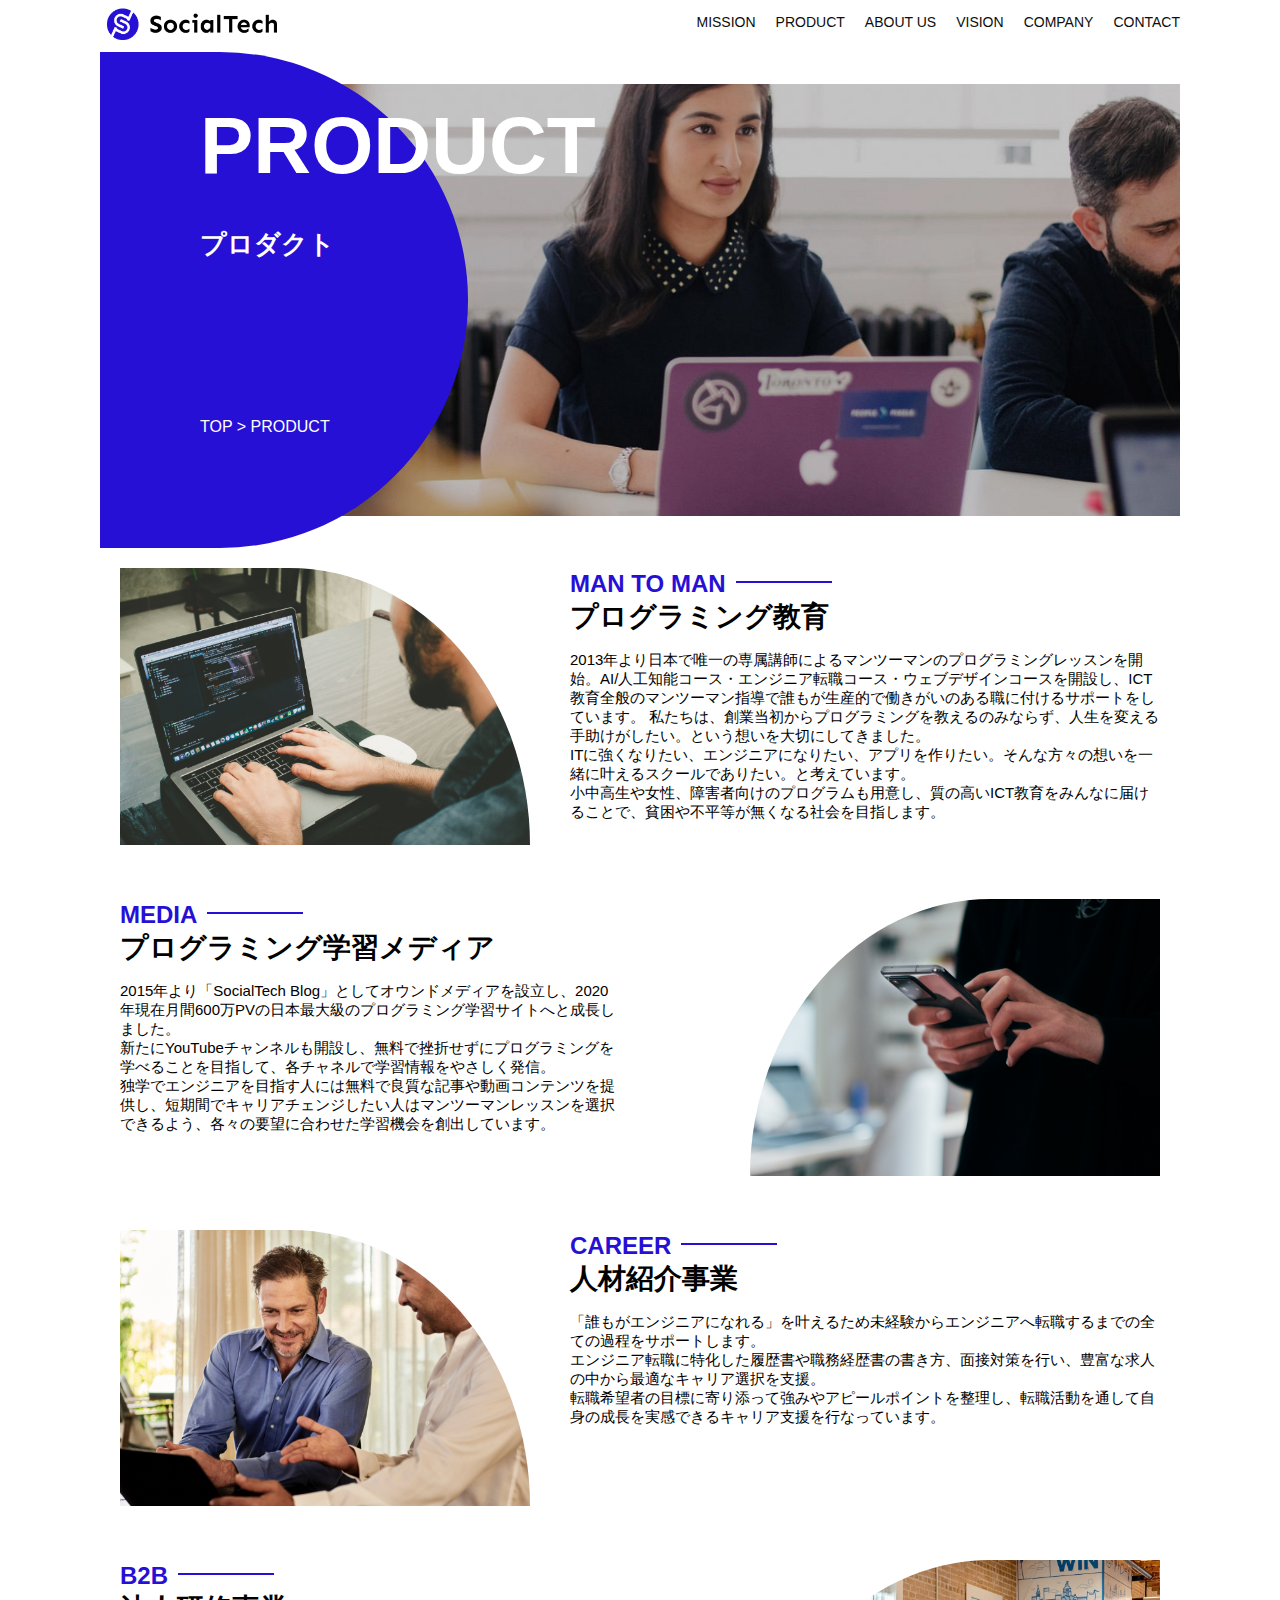
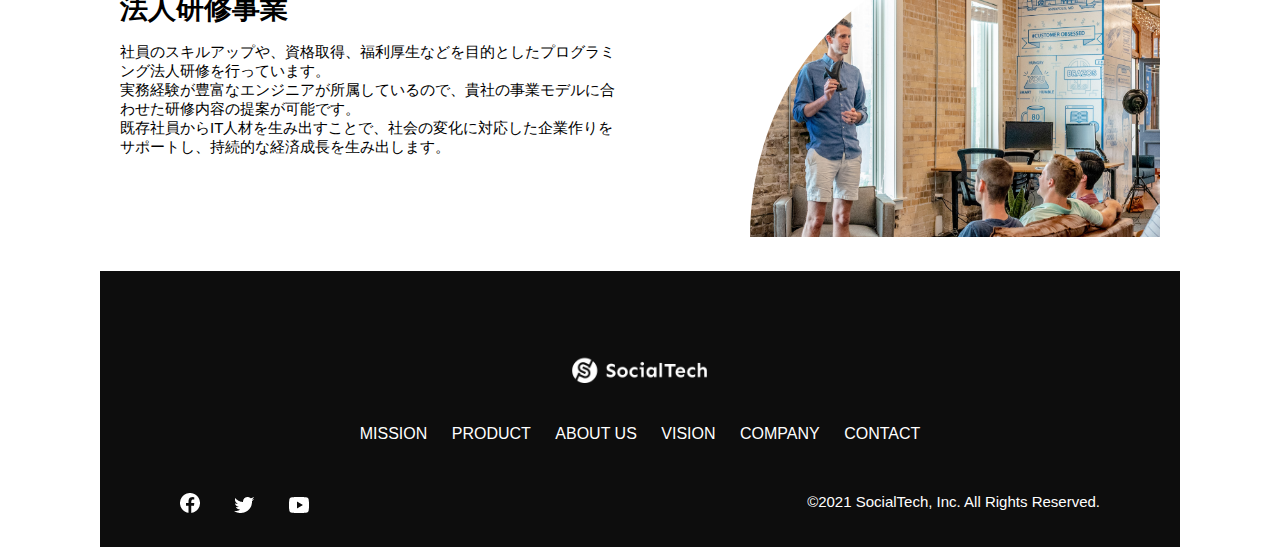
<file: kadai_tutorial_output/product.html>
<!DOCTYPE html>
<html>
<head>
  <title>SocialTech -PRODUCT プロダクト-</title>
  <meta charset="utf-8">
  <meta name="description" content="SocialTechの4つのプロダクトを紹介します">
  <meta name="viewport" content="width=device-width, initial-scale=1.0">
  <link rel="stylesheet" href="style.css">
</head>
<body>
  <!-- ヘッダー -->
   <header>
    <!-- ロゴ -->
    <a href="index.html" id="logo">
      <img src="images/logo.png" alt="トップページに戻る">
    </a>

    <!-- PC用ナビゲーション -->
    <nav id="nav-pc">
      <ul>
        <li><a href="mission.html">MISSION</a></li>
        <li><a href="product.html">PRODUCT</a></li>
        <li><a href="index.html#aboutus">ABOUT US</a></li>
        <li><a href="index.html#vision">VISION</a></li>
        <li><a href="index.html#company">COMPANY</a></li>
        <li><a href="index.html#contact">CONTACT</a></li>
      </ul>
    </nav>
    <!-- スマホ用メニューボタン -->
    <button id="menu-sp" onclick="document.getElementById('nav-sp').style.display = 'block'">
      <img src="images/button-menu.png" alt="ナビゲーションを開く">
    </button>
    <!-- スマホ用ナビゲーション -->
    <div id="nav-sp">
      <button id="close" onclick="document.getElementById('nav-sp').style.display = 'none'">
        <img src="images/button-close.png" alt="ナビゲーションを閉じる">
      </button>

      <nav>
        <ul>
          <li>
            <a id="logo-sp" href="index.html" onclick="document.getElementById('nav-sp').style.display = 'none'"><img src="images/logo-sp.png" alt="トップページに戻る"></a>
          </li>
          <li><a class="menu" href="mission.html" onclick="document.getElementById('nav-sp').style.display = 'none'">MISSION</a></li>
          <li><a class="menu" href="product.html" onclick="document.getElementById('nav-sp').style.display = 'none'">PRODUCT</a></li>
          <li><a class="menu" href="index.html#aboutus" onclick="document.getElementById('nav-sp').style.display = 'none'">ABOUT US</a></li>
          <li><a class="menu" href="index.html#vision" onclick="document.getElementById('nav-sp').style.display = 'none'">VISION</a></li>
          <li><a class="menu" href="index.html#company" onclick="document.getElementById('nav-sp').style.display = 'none'">COMPANY</a></li>
          <li><a class="menu" href="index.html#contact" onclick="document.getElementById('nav-sp').style.display = 'none'">CONTACT</a></li>
        </ul>
      </nav>
      <div id="sns">
        <a href="https://www.facebook.com/sejuku2013">
          <img src="images/button-facebook.png" alt="Facebookのリンク">
        </a>
        <a href="https://twitter.com/samuraijuku">
          <img src="images/button-twitter.png" alt="Twitterのリンク">
        </a>
        <a href="https://www.youtube.com/channel/UCCFOQO5aDK0xXam4cUQXT8g">
          <img src="images/button-youtube.png" alt="YouTubeのリンク">
        </a>
      </div>
    </div>
   </header>
   
   <main>
    <article>
      <section id="product-main">
        <div class="product-main-inner">
          <div id="product-title">
            <h1>PRODUCT<br><span>プロダクト</span></h1>
            <p>TOP > PRODUCT</p>
          </div>
        </div>
      </section>

      <section class="product-section product-section-left">
        <div class="product-section-img">
          <img src="images/product/product-mantoman.png" alt="PCでコードを書く男性">
        </div>
        <div class="product-read">
          <h2 class="product-h2">MAN TO MAN</h2>
          <h3 class="product-h3">プログラミング教育</h3>
          <p>
            2013年より日本で唯一の専属講師によるマンツーマンのプログラミングレッスンを開始。AI/人工知能コース・エンジニア転職コース・ウェブデザインコースを開設し、ICT教育全般のマンツーマン指導で誰もが生産的で働きがいのある職に付けるサポートをしています。 私たちは、創業当初からプログラミングを教えるのみならず、人生を変える手助けがしたい。という想いを大切にしてきました。<br>ITに強くなりたい、エンジニアになりたい、アプリを作りたい。そんな方々の想いを一緒に叶えるスクールでありたい。と考えています。<br>小中高生や女性、障害者向けのプログラムも用意し、質の高いICT教育をみんなに届けることで、貧困や不平等が無くなる社会を目指します。
          </p>
        </div>
      </section>

      <section class="product-section product-section-right">
        <div class="product-read">
          <h2 class="product-h2">MEDIA</h2>
          <h3 class="product-h3">プログラミング学習メディア</h3>
          <p>2015年より「SocialTech Blog」としてオウンドメディアを設立し、2020年現在月間600万PVの日本最大級のプログラミング学習サイトへと成長しました。<br>新たにYouTubeチャンネルも開設し、無料で挫折せずにプログラミングを学べることを目指して、各チャネルで学習情報をやさしく発信。<br>独学でエンジニアを目指す人には無料で良質な記事や動画コンテンツを提供し、短期間でキャリアチェンジしたい人はマンツーマンレッスンを選択できるよう、各々の要望に合わせた学習機会を創出しています。</p>
        </div>
        <div class="product-section-img">
          <img src="images/product/product-media.png" alt="スマートフォンを操作する人">
        </div>
      </section>

      <section class="product-section product-section-left">
        <div class="product-section-img">
          <img src="images/product/product-career.png" alt="笑顔で話し合う2人の男性">
        </div>
        <div class="product-read">
          <h2 class="product-h2">CAREER</h2>
          <h3 class="product-h3">人材紹介事業</h3>
          <p>「誰もがエンジニアになれる」を叶えるため未経験からエンジニアへ転職するまでの全ての過程をサポートします。<br>エンジニア転職に特化した履歴書や職務経歴書の書き方、面接対策を行い、豊富な求人の中から最適なキャリア選択を支援。<br>転職希望者の目標に寄り添って強みやアピールポイントを整理し、転職活動を通して自身の成長を実感できるキャリア支援を行なっています。<br></p>
        </div>
      </section>

      <section class="product-section product-section-right">
        <div class="product-read">
          <h2 class="product-h2">B2B</h2>
          <h3 class="product-h3">法人研修事業</h3>
          <p>社員のスキルアップや、資格取得、福利厚生などを目的としたプログラミング法人研修を行っています。<br>実務経験が豊富なエンジニアが所属しているので、貴社の事業モデルに合わせた研修内容の提案が可能です。<br>既存社員からIT人材を生み出すことで、社会の変化に対応した企業作りをサポートし、持続的な経済成長を生み出します。</p>
        </div>
        <div class="product-section-img">
          <img src="images/product/product-b2b.png" alt="講演中の男性とそれを聴く人々">
        </div>
      </section>

    </article>
   </main>

   <footer>
    <div id="footer-logo">
      <img src="images/logo-sp.png" alt="SocialTech">
    </div>
    <div id="footer-link">
      <a href="mission.html">MISSION</a>
      <a href="product.html">PRODUCT</a>
      <a href="index.html#aboutus">ABOUT US</a>
      <a href="index.html#vision">VISION</a>
      <a href="index.html#company">COMPANY</a>
      <a href="index.html#contact">CONTACT</a>
    </div>
    <div id="sns-footer">
      <div class="sns-btns">
        <a href="https://www.facebook.com/sejuku2013"><img src="images/button-facebook.png" alt="Facebookのリンク"></a>
        <a href="https://twitter.com/samuraijuku"><img src="images/button-twitter.png" alt="Twitterのリンク"></a>
        <a href="https://www.youtube.com/channel/UCCFOQO5aDK0xXam4cUQXT8g"><img src="images/button-youtube.png" alt="YouTubeのリンク"></a>
      </div>
      <p id="copyright">&copy;2021 SocialTech, Inc. All Rights Reserved.</p>
    </div>
   </footer>
</body>
</html>
</file>
<file: kadai_013/style.css>
/* PC、スマホ共通スタイル */
body {
  font-family: "Source Sans Pro", "Hiragino Kaku Gothic ProN", Meiryo, Arial,
    sans-serif;
}

p {
  font-size: 15px;
}

#main-visual>img {
  width: 100%;
}

/*================
PC用のスタイル 
=================*/
@media screen and (min-width: 768px) {
  /* 横幅設定 */
  body {
    max-width: 1080px;
    min-width: 960px;
    margin: 0 auto 0 auto;
  }

  /* ヘッダー */
  header {
    display: flex;
    justify-content: space-between;
  }

  /* ナビゲーションのレイアウト */
  #nav-pc {
    text-align: right;
    font-size: 14px;
    padding-top: 15px;
  }

  /* ナビゲーションのリンクの装飾設定 */
  #nav-pc>a {
    text-decoration: none;
    margin-left: 20px;
  }

  #nav-pc>a:link {
    color: #0d0d0d;
  }

  #nav-pc>a:visited {
    color: #0d0d0d;
  }

  #nav-pc>a:hover {
    color: #0d0d0d;
    text-decoration: underline;
  }

  #nav-pc>a:active {
    color: #0d0d0d;
  }
  #menu-sp {
    display: none;
  }
  #nav-sp {
    display: none;
  }

}
/*=================
  スマホ用スタイル 
===================*/
@media screen and (max-width: 767px){
  body {
    min-width: 375px;
    margin: 0;
  }
  /* ナビゲーションを非表示に */
  #nav-pc {
    display: none;
  }
  /* ハンバーガーメニュー */
  #menu-sp {
    float: right;
    padding: 0;
  }
  /* スマホ用ナビゲーション */
  #nav-sp {
    background-color: #ce933e;
    position: absolute;
    left: 0;
    top: 0;
    height: 100%;
    width: 100%;
    display: none;
    z-index: 100;
  }
  #nav-sp ul {
    padding-left: 0;
  }
  #nav-sp li {
    list-style: none;
  }
  /* ×ボタン */
  #close {
    position: absolute;
    top: 20px;
    right: 20px;
  }
  /* ナビゲーションメニュー用ロゴ */
  #logo-sp {
    margin: 80px 0 30px 20px;
  }
  #nav-sp a {
    display: block;
  }
  #nav-sp a:link {
    color: #ffffff;
  }
  #nav-sp a:visited {
    color: #ffffff;
  }
  #nav-sp a:hover {
    color: #ffffff;
    text-decoration: underline;
  }
  #nav-sp a:active {
    color: #ffffff;
  }
  #nav-sp .menu {
    text-decoration: none;
    display: block;
    margin: 0 20px 0 20px;
    height: 44px;
    font-size: 16px;
    background-image: url(images/arrow.png);
    background-repeat: no-repeat;
    background-position: right top;
  }
}
</file>
<file: kadai_tutorial_output/style.css>
/* PC、スマホ共通スタイル */
* {
  box-sizing: border-box;
}

p {
  font-size: 15px;
}

body {
  max-width: 1080px;
  margin: 0 auto 0 auto;
  font-family: "Source Sans Pro", "Hiragino Kaku Gothic ProN", Meiryo, Arial, sans-serif;
}

/* ヘッダー */
header {
  display: flex;
  justify-content: space-between;
}

/* ナビゲーションのレイアウト */
#nav-pc {
  font-size: 14px;
}
#nav-pc ul {
  display: flex;
  padding-left: 0;
}
#nav-pc li {
  list-style: none;
}

/* ナビゲーションのリンクの装飾設定 */
#nav-pc a {
  text-decoration: none;
  margin-left: 20px;
  color: #0d0d0d;
}
#nav-pc a:hover {
  text-decoration: underline;
}

/* スマホ用ナビを非表示 */
#nav-sp,
#menu-sp {
  display: none;
}

/* メインビジュアル */
#main-visual {
  position: relative;
  height: 400px;
}
#main-message {
  position: absolute;
  top: 0;
  left: 0;
  background-color: #2710d5;
  color: #ffffff;
  border-radius: 0 0 476px 0;
  max-width: 620px;
  height: 100%;
  width: 100%;
  z-index: 11;
}
#main-message h1 {
  font-size: 60px;
  margin: 100px 0 0 50px;
}
#main-message > p {
  font-size: 28px;
  margin: 0 0 0 50px;
}
#main-visual > img {
  max-width: 620px;
  border-radius: 476px 0 0 0;
  position: absolute;
  top: 0;
  right: 0;
  z-index: 10;
}

/* 見出し */
h2 {
  margin: 40px 0 0 0;
}
h2::after {
  content: url("images/line.png");
  margin-left: 10px;
}
h3 {
  font-size: 27px;
}

/* ミッション */
#mission {
  margin: 80px auto 80px auto;
}
#mission-flex {
  display: flex;
}
#mission-flex > div {
  width: 50%;
  margin: 20px;
}
#mission-photo {
  width: 100%;
}
#s2dgs {
  margin-top: 50px;
  width: 100%;
}

/* プロダクト */
#product {
  background-color: #fafafa;
  margin: 80px 0 80px 0;
  padding: 10px 40px 0px 40px;
}
/* 外枠 */
#product .product-flex {
  margin-top: 40px;
  display: flex;
}
/* 左のカラム */
#product-left {
  width: 50%;
  margin-right: 20px;
}
/* 右のカラム */
#product-right {
  width: 50%;
  margin-left: 20px;
  margin-top: 80px;
}
/* 画像＋説明の枠 */
#product-left > div {
  position: relative;
  height: 480px;
  margin-right: 20px;
}
#product-right > div {
  position: relative;
  height: 480px;
  margin-left: 20px;
}

/* 画像 */
.product-photo {
  width: 100%;
}

/* 説明文の枠 */
.product-explain {
  background-color: #ffffff;
  position: absolute;
  left: 0;
  bottom: 50px;
  margin: 0 40px 0 40px;
  padding: 20px;
  box-shadow: 5px 5px 10px rgba(0, 0, 0, 0.05);
}

/* 説明文の英語 */
.product-explain > span {
  color: #2710d5;
  font-weight: bold;
  font-size: 16px;
  margin: 0px;
}

/* 説明文の見出し */
.product-explain > h3 {
  margin: 5px 0 5px 0;
}

/* 説明文 */
.product-explain > p {
  font-size: 14px;
  margin: 0;
}

/* もっと見るボタン */
#product-more {
  text-align: center;
}
#product-more a {
  position: relative;
  bottom: -42px;
}

/* ABOUT US */
#aboutus {
  margin: 80px auto 80px auto;
}
/* 3つの組織文化と画像を入れる枠 */
#aboutus > div {
  display: flex;
}
/* 画像 */
.culture-img {
  width: 50%;
  align-self: flex-start;
}
.culture-img2 {
  margin-top: 50px;
  width: 100%;
}
/* 3つの組織文化の表 */
.culture-table {
  margin-right: 50px;
}
/* 番号 */
.culture-num {
  font-size: 80px;
  color: #2710d5;
  padding: 0 20px 0 0;
}
/* 見出し */
.culture-table th {
  text-align: left;
  font-size: 28px;
  font-weight: bold;
}
/* 組織文化英語 */
.culture-en {
  color: #2710d5;
  font-size: 24px;
}
/* 説明文 */
.culture-description {
  margin: 0;
}

/* ビジョン */
#vision {
  margin: 80px auto 80px auto;
}
/* セクション内の外枠 */
#vision > div {
  display: flex;
  justify-content: space-between;
  flex-wrap: wrap;
}
/* 7つの行動指針 */
.vision-box {
  width: 300px;
  height: 300px;
  margin-bottom: 30px;
  position: relative;
}
.vision-box > img {
  width: 100%;
  position: relative;
  z-index: 30;
}
.vision-box > div {
  position: absolute;
  top: 0;
  left: 0;
  z-index: 31;
  margin-right: 20px;
}
.vision-box > div > h4 {
  color: #2710d5;
  font-size: 19px;
  margin: 80px 0 0 0;
}
.vision-box > div > h4::first-letter {
  font-size: 40px;
}
.vision-box > div > h5 {
  font-size: 20px;
  margin: 0 0 0 0;
}
.vision-box > div > p {
  margin: 10px 0 0 0;
}
/* 会社概要 */
#company {
  margin: 80px auto 80px auto;
} 
#company-table {
  width: 100%;
}
.tableheader {
  text-align: left;
  padding: 20px;
  border-bottom-color: #2710d5;
  border-bottom-width: 1px;
  border-bottom-style: solid;
  width: 100px;
}
.tableheader-first {
  border-top-color: #2710d5;
  border-top-width: 1px;
  border-top-style: solid;
}
.cell {
  padding: 30px;
  border-bottom-color: #ececec;
  border-bottom-width: 1px;
  border-bottom-style: solid;
}
.cell-first {
  border-top-color: #ececec;
  border-top-width: 1px;
  border-top-style: solid;
}
#company > iframe {
  width: 100%;
  height: 368px;
  margin-top: 40px;
}

/* お問合せ */
#contact {
  margin: 80px auto 80px auto;
}
/* 外枠 */
#contact > form > div {
  display: flex;
  flex-direction: row;
  flex-wrap: wrap;
  padding-bottom: 30px;
}
/* 左列の見出し */
.contact-heading {
  width: 240px;
  align-self: center;
}
/* 見出しのラベル */
.contact-label {
  font-weight: bold;
}
/* 必須 */
.contact-span {
  color: #ce2222;
  margin: 0 0 0 20px;
  font-weight: bold;
}
/* テキストボックス */
.contact-textbox {
  border-top: 0px;
  border-left: 0px;
  border-right: 0px;
  border-bottom-width: 1px;
  border-bottom-color: #707070;
  border-style: solid;
  background-color: #fafafa;
  height: 56px;
  width: 400px;
}
/* お問い合わせ内容のテキストエリア */
.contact-textarea {
  border-top: 0px;
  border-left: 0px;
  border-right: 0px;
  border-bottom-width: 1px;
  border-bottom-color: #707070;
  background-color: #fafafa;
  width: 400px;
  height: 200px;
}
/* 個人情報の取り扱い */
#contact dt {
  font-weight: bold;
}
#contact dd {
  margin: 0 0 16px 0;
}
#contact dd p {
  margin: 0;
}
#contact dd ul {
  padding-left: 0;
}
#contact dd li {
  margin-bottom: 0;
  list-style: none;
}
/* フッター */
footer {
  background-color: #0d0d0d;
  text-align: center;
  padding: 80px 80px 30px 80px;
}
#footer-logo {
  margin-bottom: 30px;
}
#footer-link {
  margin-bottom: 50px;
}
#footer-link > a {
  text-decoration: none;
  margin: 10px;
  color: #ffffff;
}
#footer-link > a:hover {
  text-decoration: underline;
}
#sns-footer {
  display: flex;
  justify-content: space-between;
  text-align: left;
}
#sns-footer a {
  margin-right: 30px;
}
#copyright {
  color: #ffffff;
  margin: 0;
}

/* mission.html用スタイル */
/* ミッションのメインビジュアル */
.mission-main-inner {
  background-image: url("images/mission/mission-main.png");
  background-repeat: no-repeat;
  background-position-y: center;
}
#mission-title {
  background-color: #2710d5;
  width: 368px;
  color: #ffffff;
  height: 496px;
  border-radius: 0 248px 248px 0;
  position: relative;
}
#mission-title h1 {
  position: absolute;
  top: 0;
  left: 100px;
  font-size: 80px;
  line-height: 1;
}
#mission-title h1 span {
  font-size: 26px;
}
#mission-title > p {
  position: absolute;
  top: 350px;
  left: 100px;
  font-size: 16px;
}
/* ミッションページ　S2DGsの設定 */
#mission-s2dgs {
  padding: 20px;
}
.mission-h2 {
  color: #2710d5;
  font-size: 40px;
}
.mission-h2::after {
  content: none;
}

/* ミッションページ 5つのゴールの設定 */
#mission-five-goals {
  padding: 20px;
  display: flex;
}

#mission-five-goals .five-goals-image {
  width: 30%;
  padding: 20px;
}
#mission-five-goals .five-goals-image img {
  width: 100%;
}

#mission-five-goals .five-goals-read {
  width: 70%;
  padding: 20px;
}
#mission-five-goals .five-goals-read > div {
  margin-bottom: 40px;
}
.fivegoals-image-right {
  float: right;
  margin: 20px;
}
.fivegoals-image-left {
  float: left;
  margin: 20px;
}
.fivegoals-number {
  color: #2710d5;
  font-size: 48px;
  font-weight: bold;
  margin: 0;
}
.fivegoals-h3 {
  font-size: 28px;
  margin: 0;
}
.fivegoals-p {
  margin: 0;
}

/* プロダクトページ */
.product-main-inner {
  background-image: url("images/product/product-main.png");
  background-repeat: no-repeat;
  background-position-y: center;
}

#product-title {
  background-color: #2710d5;
  width: 368px;
  color: #ffffff;
  height: 496px;
  border-radius: 0 248px 248px 0;
  position: relative;
}
#product-title h1 {
  position: absolute;
  top: 0;
  left: 100px;
  font-size: 80px;
  line-height: 1;
}
#product-title h1 span {
  font-size: 26px;
}
#product-title > p {
  position: absolute;
  top: 350px;
  left: 100px;
  font-size: 16px;
}
/* セクション */
.product-section {
  display: flex;
  padding: 20px 20px 0;
}
.product-section .product-section-img {
  width: 450px;
}
/* 左が画像のセクション */
.product-section-left .product-section-img img {
  width: 100%;
  padding: 0 40px 30px 0;
  border-radius: 0 432px 0 0;
}
.product-section-left .product-read {
  width: 50%;
  flex-grow: 1;
}
.product-section-left .product-read p {
  margin-bottom: 0;
}
/* 右が画像のセクション */
.product-section-right {
  justify-content: space-between;
}
.product-section-right .product-section-img img {
  width: 100%;
  padding: 0 0 30px 40px;
  border-radius: 432px 0 0 0;
}
.product-section-right .product-read {
  width: 500px;
}
.product-h2 {
  color: #2710d5;
  font-size: 24px;
  margin: 0;
}
.product-h3 {
  font-size: 28px;
  margin: 0;
}

/* ===================
  スマートフォン用のスタイル
  ==================== */
@media screen and (max-width: 767px) {
  /* PC用ナビゲーション非表示 */
  #nav-pc {
    display: none;
  }
  /* ハンバーガーメニュー */
  #menu-sp {
    display: block;
    background-color: transparent;
    float: right;
    padding: 0;
    border: none;
  }

  /* スマホ用ナビゲーションの表示切替 */
  /* 初期状態、レイアウトと非表示設定 */
  #nav-sp {
    background-color: #2710d5;
    position: fixed;
    left: 0;
    top: 0;
    height: 100%;
    width: 100%;
    display: none;
    z-index: 100;
  }

/* ×ボタン */
  #close {
    position: absolute;
    top: 20px;
    right: 20px;
    background-color: transparent;
    border: none;
  }
  #nav-sp nav ul {
    padding-left: 0;
  }
  #nav-sp nav li {
    list-style: none;
  }
/* ナビゲーションメニューロゴ */
  #logo-sp {
    margin: 80px 0 30px 20px;
  }
/* ナビゲーションリンクの装飾設定 */
  #nav-sp nav a {
    display: block;
    color: #ffffff;
  }
  #nav-sp nav a:hover {
    text-decoration: underline;
  }
  #nav-sp .menu {
    text-decoration: none;
    margin: 0 20px 0 20px;
    height: 44px;
    font-size: 16px;
    background-image: url("images/arrow.png");
    background-repeat: no-repeat;
    background-position: right top;
  }
  #sns {
    position: absolute;
    bottom: 20px;
    left: 20px;
  }
  #sns > a {
    margin-right: 30px;
  }

/* メインビジュアル */
  #main-visual {
    position: relative;
    height: 470px;
  }
  #main-visual > div {
    text-align: center;
    height: 280px;
  }
  #main-visual h1 {
    font-size:28px;
    margin: 90px 0 0 0;
  }
  #main-visual > div > p {
    margin: 0;
    font-size: 15px;
  }
  #main-visual > img {
    width: 100%;
    border-radius: 476px 0 0 0;
    top: auto;
    bottom: 0;
  }
  /* 見出し */
  h2 {
    margin: 15px 0 15px 0;
  }
  h3 {
    font-size: 24px;
    margin: 10px 0 0 0;
  }
  /* ミッション */
  #mission {
    margin: 20px 0 20px 0;
    padding: 0 20px 0 20px;
  }
  #mission-flex {
    flex-direction: column;
  }
  #mission-flex > div {
    width: 100%;
    margin: 0;
  }

  /* プロダクト */
  #product {
    margin: 0;
    padding: 10px 20px 0 20px;
  }
  /* 外枠 */
  #product .product-flex {
    flex-direction: column;
    margin-top: 0;
  }
  /* 左右のカラム　スマホでは縦並び  */
  #product-left,
  #product-right {
    width: 100%;
    margin: 0;
  }
  /* 画像＋説明の枠 */
  #product-left > div,
  #product-right > div {
    height: auto;
    margin: 0;
  }
  /* 説明文の枠 */
  .product-explain {
    position: relative;
    margin: 0;
  }
  .product-explain > h3 {
    margin: 10px 0 10px 0;
    font-size: 24px;
  }
  /* もっと見るボタン */
  #product-more {
    text-align: left;
  }

  /* ABOUT US */
  #aboutus {
    margin: 80px 20px 80px 20px;
  }
  #aboutus > div {
    flex-direction: column;
  }
  .culture-table th {
    font-size: 16px;
  }
  .culture-table {
    margin-right: 0;
    padding-right: 20px;
    order: 2;
  }
  .culture-img {
    width: 100%;
    order: 1;
  }
  .culture-img2 {
    margin-top: 0;
  }
  .culture-num {
    padding: 0;
  }
  .culture-description {
    margin: 0;
  }

  /* ビジョン */
  #vision {
    margin: 80px 20px 80px 20px;
  }
  .vision-box > img {
    position: absolute;
    top: 0;
    left: 0;
  }
  .vision-box > div > h4 {
    margin: 60px 0 0 0;
  }

  /* 会社概要 */
  #company {
    margin: 0 20px 0 20px;
  }
  #company > h3 {
    margin-bottom: 20px;
  }
  .tableheader {
    width: 50px;
  }
  .cell {
    padding: 20px;
  }
  #company > iframe {
    height: 240px;
  }

  /* お問合せ */
  #contact {
    margin: 80px 20px 80px 20px;
  }
  #contact > h3 {
    margin-bottom: 20px;
  }
  #contact > form > div {
    flex-direction: column;
    margin-bottom: 20px;
  }
  .contact-heading {
    align-self: auto;
    margin-bottom: 20px;
  }
  .contact-textbox {
    min-width: 300px;
    width: 100%;
  }
  .contact-textarea {
    height: 150px;
    width: 100%;
  }
  .radiobutton {
    margin-bottom: 20px;
  }

  /* フッター */
  footer {
    padding: 30px 20px 50px 20px;
    text-align: left;
  }
  #footer-link > a {
    margin: 0 20px 30px 0;
    display: block;
    background-image: url("images/arrow.png");
    background-repeat: no-repeat;
    background-position: right top;
  }
  #footer-link > a:hover {
    text-decoration: underline;
  }
  #sns-footer {
    flex-direction: column;
    justify-content: flex-start;
  }
  #copyright {
    font-size: 12px;
    margin-top: 30px;
  }

  /* mission.html用のスタイル */
  /* ミッションのメインビジュアル */
  #mission-main {
    height: 256px;
    margin-top: 4%;
    position: relative;
  }
  .mission-main-inner {
    height: 80%;
    background-size: cover;
  }
  #mission-title {
    width: 136px;
    height: 256px;
    position: absolute;
    top: -10%;
  }
  #mission-title h1 {
    left: 20px;
    font-size: 40px;
  }
  #mission-title h1 span {
    font-size: 18px;
  }
  #mission-title > p {
    top: 180px;
    left: 20px;
    font-size: 13px;
  }
  /* ミッションページ　S2DGsの設定 */
  .mission-h2 {
    font-size: 38px;
    margin: 0px;
  }
  .mission-h2::after {
    content: none;
  }
  #mission-s2dgs > img {
    width: 100%;
  }
  /* ミッションページ　5つのゴールの設定 */
  #mission-five-goals {
    flex-direction: column;
  }
  #mission-five-goals > div {
    padding: 0;
  }
  #mission-five-goals .five-goals-image,
  #mission-five-goals .five-goals-read {
    width: 100%;
    padding: 0;
  }
  #mission-five-goals .five-goals-read > div {
    display: flex;
    flex-direction: column;
  }
  .fivegoals-image-right,
  .fivegoals-image-left {
    align-self: center;
  }

  /* プロダクトページ */
  #product-main {
    height: 256px;
    margin-top: 4%;
    position: relative;
  }
  .product-main-inner {
    height: 80%;
    background-size: cover;
  }
  #product-title {
    width: 136px;
    height: 256px;
    position: absolute;
    top: -10%;
  }
#product-title h1 {
  left: 20px;
  font-size: 40px;
}
#product-title h1 span {
  font-size: 18px;
}
#product-title > p {
  top: 180px;
  left: 20px;
  font-size: 13px;
}
/* セクション */
.product-section {
  flex-direction: column;
}
.product-section .product-section-img {
  width: 100%;
}
.product-section .product-section-img img {
  width: 100%;
  padding: 0;
}
/* 左が画像のセクション */
.product-section-left .product-section-img img {
  border-radius: 0 300px 0 0;
}
.product-section-left .product-read {
  width: 100%;
  flex-grow: 1;
}
/* 右が画像のセクション */
.product-section-right .product-section-img img {
  order: 1;
  border-radius: 300px 0 0 0;
}
.product-section-right .product-read {
  order: 2;
  width: 100%;
}
}
</file>
